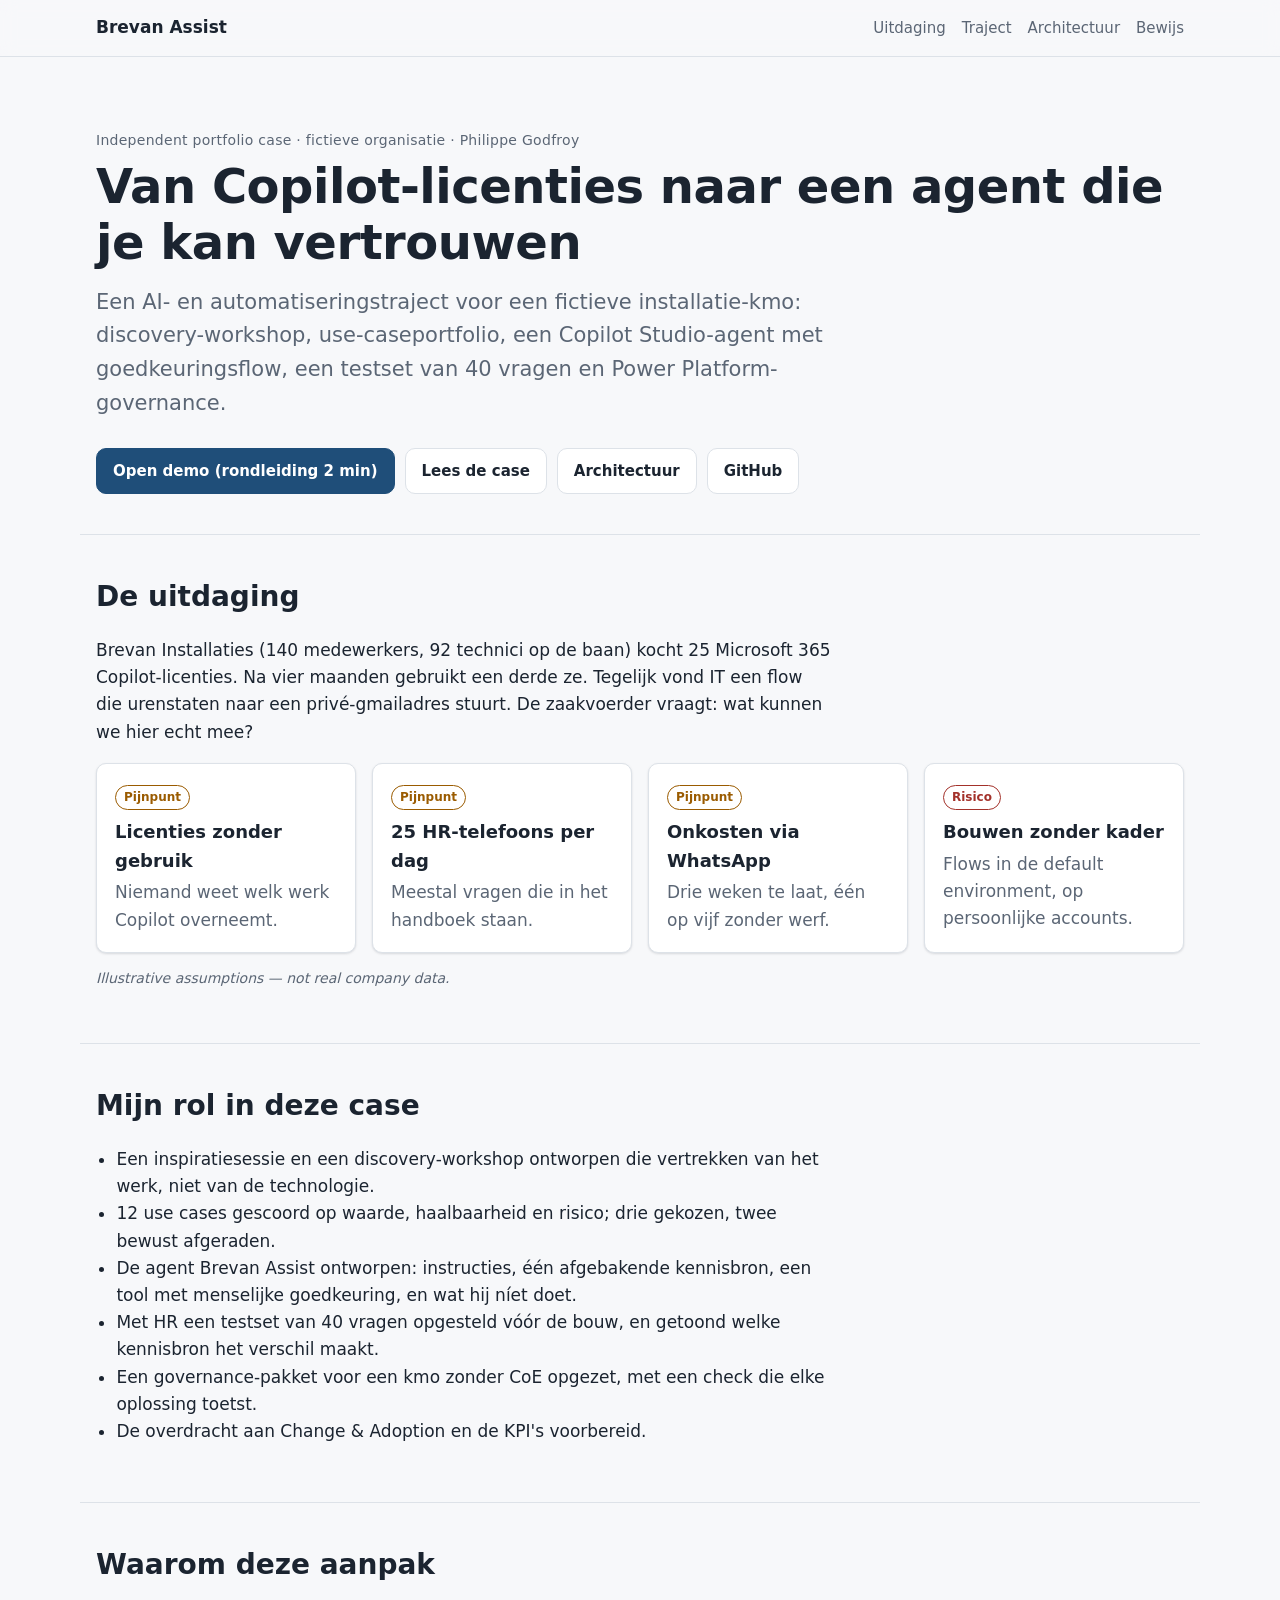
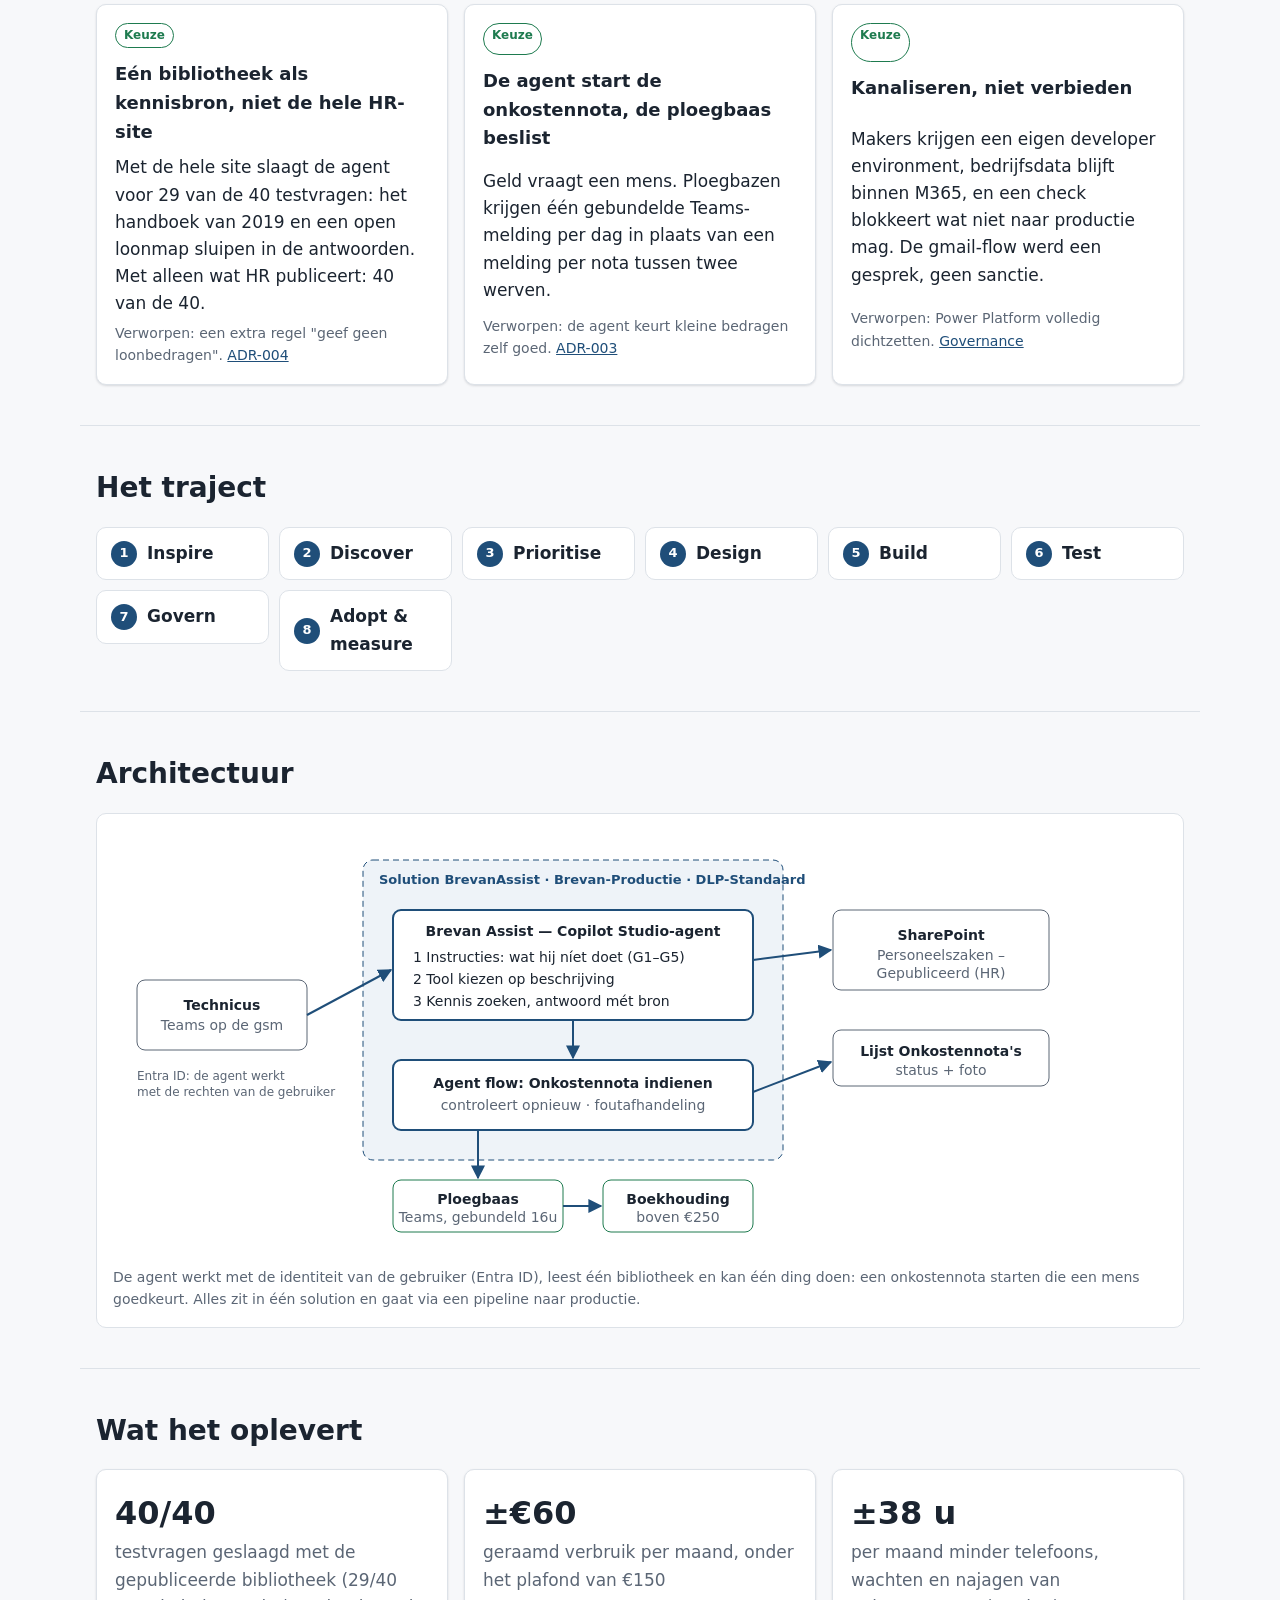
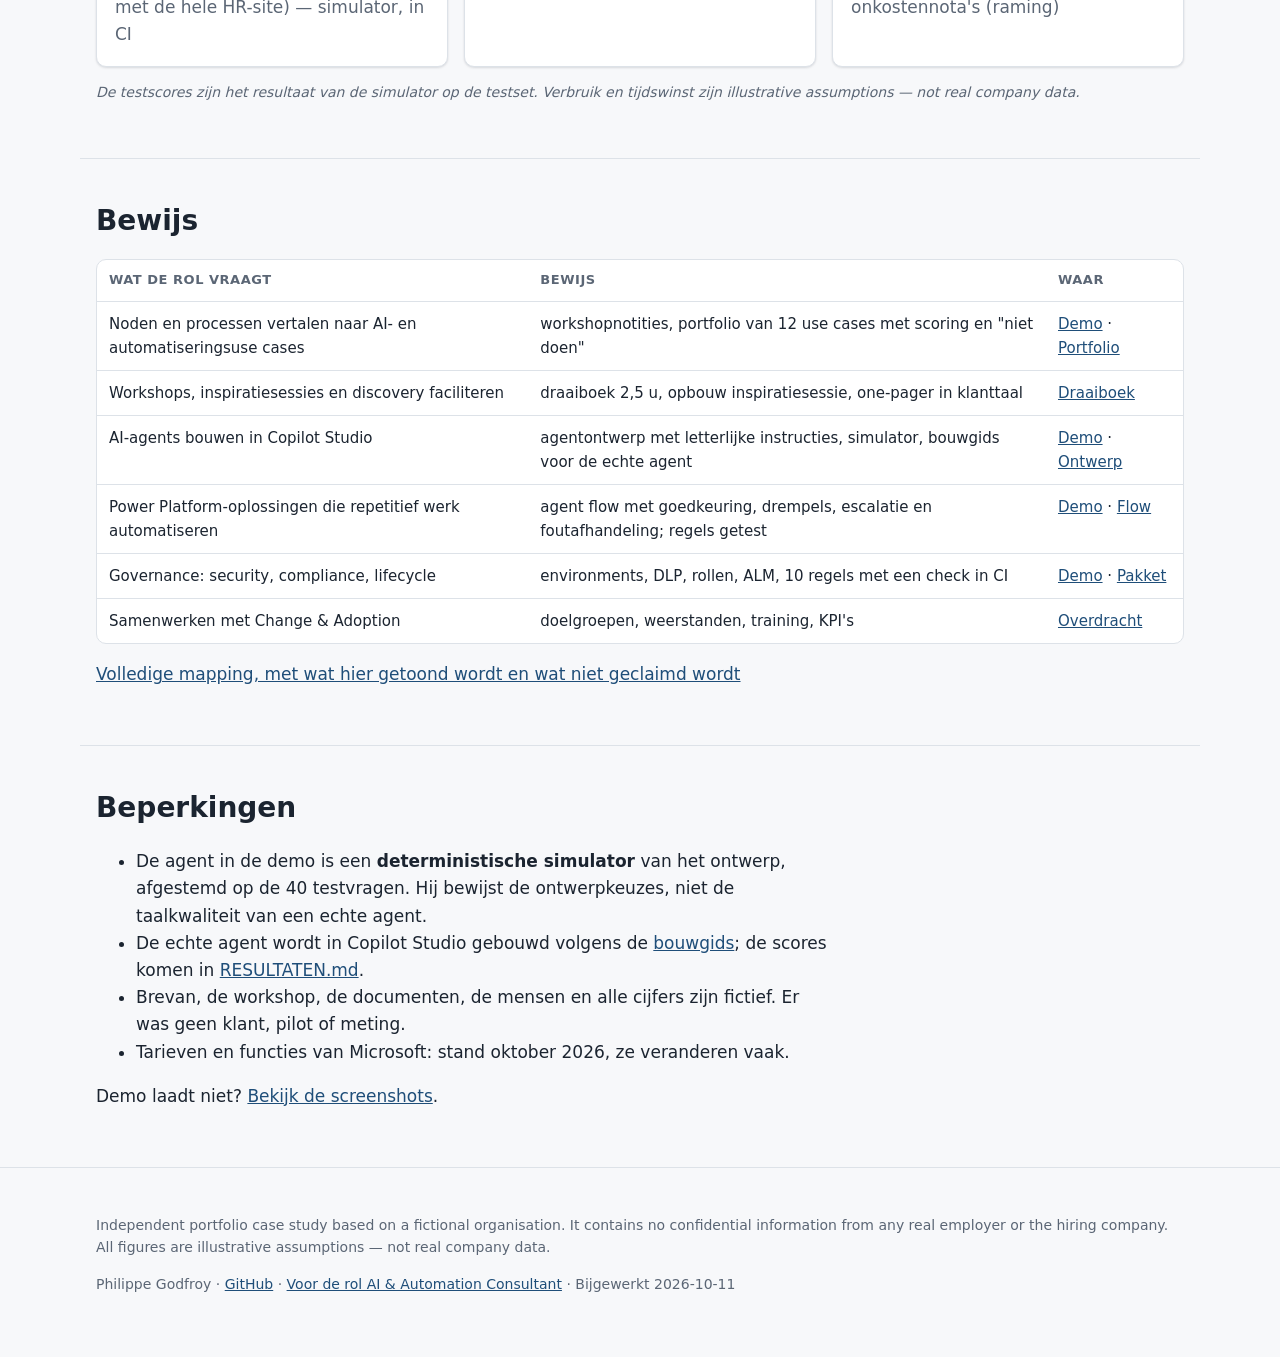
<file: site/index.html>
<!doctype html>
<html lang="nl">
<head>
  <meta charset="utf-8">
  <meta name="viewport" content="width=device-width, initial-scale=1">
  <title>Brevan Assist — van Copilot-licenties naar een agent die je kan vertrouwen</title>
  <meta name="description" content="Een AI- en automatiseringstraject voor een fictieve installatie-kmo: discovery-workshop, use-caseportfolio, Copilot Studio-agent met goedkeuringsflow, testset en Power Platform-governance.">
  <meta property="og:title" content="Brevan Assist — van Copilot-licenties naar een agent die je kan vertrouwen">
  <meta property="og:description" content="Workshop → use cases → agent met bron en goedkeuring → testset → governance. Portfolio-case, fictieve organisatie.">
  <meta property="og:type" content="website">
  <meta property="og:image" content="assets/og-image.png">
  <link rel="icon" href="assets/favicon.svg" type="image/svg+xml">
  <link rel="stylesheet" href="assets/style.css">
</head>
<body>
  <header class="site-header">
    <div class="wrap header-inner">
      <a class="brand" href="./">Brevan Assist</a>
      <nav aria-label="Secties">
        <a href="#uitdaging">Uitdaging</a>
        <a href="#traject">Traject</a>
        <a href="#architectuur">Architectuur</a>
        <a href="#bewijs">Bewijs</a>
      </nav>
    </div>
  </header>

  <main>
    <section class="hero wrap">
      <p class="eyebrow">Independent portfolio case · fictieve organisatie · Philippe Godfroy</p>
      <h1>Van Copilot-licenties naar een agent die je kan vertrouwen</h1>
      <p class="lede">Een AI- en automatiseringstraject voor een fictieve installatie-kmo: discovery-workshop, use-caseportfolio, een Copilot Studio-agent met goedkeuringsflow, een testset van 40 vragen en Power Platform-governance.</p>
      <div class="cta-row">
        <a class="btn primary" href="demo/?tour">Open demo (rondleiding 2 min)</a>
        <a class="btn" href="https://github.com/phlppgdfry/sme-copilot-agent-automation-case/blob/main/CASE_STUDY.md">Lees de case</a>
        <a class="btn" href="#architectuur">Architectuur</a>
        <a class="btn" href="https://github.com/phlppgdfry/sme-copilot-agent-automation-case">GitHub</a>
      </div>
    </section>

    <section id="uitdaging" class="wrap section">
      <h2>De uitdaging</h2>
      <p class="measure">Brevan Installaties (140 medewerkers, 92 technici op de baan) kocht 25 Microsoft 365 Copilot-licenties. Na vier maanden gebruikt een derde ze. Tegelijk vond IT een flow die urenstaten naar een privé-gmailadres stuurt. De zaakvoerder vraagt: wat kunnen we hier echt mee?</p>
      <div class="grid cards-4">
        <article class="card"><span class="chip warn">Pijnpunt</span><h3>Licenties zonder gebruik</h3><p>Niemand weet welk werk Copilot overneemt.</p></article>
        <article class="card"><span class="chip warn">Pijnpunt</span><h3>25 HR-telefoons per dag</h3><p>Meestal vragen die in het handboek staan.</p></article>
        <article class="card"><span class="chip warn">Pijnpunt</span><h3>Onkosten via WhatsApp</h3><p>Drie weken te laat, één op vijf zonder werf.</p></article>
        <article class="card"><span class="chip risk">Risico</span><h3>Bouwen zonder kader</h3><p>Flows in de default environment, op persoonlijke accounts.</p></article>
      </div>
      <p class="note">Illustrative assumptions — not real company data.</p>
    </section>

    <section id="rol" class="wrap section">
      <h2>Mijn rol in deze case</h2>
      <ul class="checklist measure">
        <li>Een inspiratiesessie en een discovery-workshop ontworpen die vertrekken van het werk, niet van de technologie.</li>
        <li>12 use cases gescoord op waarde, haalbaarheid en risico; drie gekozen, twee bewust afgeraden.</li>
        <li>De agent Brevan Assist ontworpen: instructies, één afgebakende kennisbron, een tool met menselijke goedkeuring, en wat hij níet doet.</li>
        <li>Met HR een testset van 40 vragen opgesteld vóór de bouw, en getoond welke kennisbron het verschil maakt.</li>
        <li>Een governance-pakket voor een kmo zonder CoE opgezet, met een check die elke oplossing toetst.</li>
        <li>De overdracht aan Change & Adoption en de KPI's voorbereid.</li>
      </ul>
    </section>

    <section id="keuzes" class="wrap section">
      <h2>Waarom deze aanpak</h2>
      <div class="grid cards-3">
        <article class="card choice">
          <span class="chip ok">Keuze</span>
          <h3>Eén bibliotheek als kennisbron, niet de hele HR-site</h3>
          <p class="why">Met de hele site slaagt de agent voor 29 van de 40 testvragen: het handboek van 2019 en een open loonmap sluipen in de antwoorden. Met alleen wat HR publiceert: 40 van de 40.</p>
          <p class="alt">Verworpen: een extra regel "geef geen loonbedragen". <a href="https://github.com/phlppgdfry/sme-copilot-agent-automation-case/blob/main/docs/adr/004-kennisbron-gepubliceerde-bibliotheek.md">ADR-004</a></p>
        </article>
        <article class="card choice">
          <span class="chip ok">Keuze</span>
          <h3>De agent start de onkostennota, de ploegbaas beslist</h3>
          <p class="why">Geld vraagt een mens. Ploegbazen krijgen één gebundelde Teams-melding per dag in plaats van een melding per nota tussen twee werven.</p>
          <p class="alt">Verworpen: de agent keurt kleine bedragen zelf goed. <a href="https://github.com/phlppgdfry/sme-copilot-agent-automation-case/blob/main/docs/adr/003-goedkeuring-gebundeld-in-teams.md">ADR-003</a></p>
        </article>
        <article class="card choice">
          <span class="chip ok">Keuze</span>
          <h3>Kanaliseren, niet verbieden</h3>
          <p class="why">Makers krijgen een eigen developer environment, bedrijfsdata blijft binnen M365, en een check blokkeert wat niet naar productie mag. De gmail-flow werd een gesprek, geen sanctie.</p>
          <p class="alt">Verworpen: Power Platform volledig dichtzetten. <a href="https://github.com/phlppgdfry/sme-copilot-agent-automation-case/blob/main/docs/07-govern/governance-pakket.md">Governance</a></p>
        </article>
      </div>
    </section>

    <section id="traject" class="wrap section">
      <h2>Het traject</h2>
      <ol class="journey">
        <li><a href="https://github.com/phlppgdfry/sme-copilot-agent-automation-case/blob/main/docs/01-inspire/inspiratiesessie.md"><span class="step-no">1</span>Inspire</a></li>
        <li><a href="https://github.com/phlppgdfry/sme-copilot-agent-automation-case/blob/main/docs/02-discover/workshop-draaiboek.md"><span class="step-no">2</span>Discover</a></li>
        <li><a href="https://github.com/phlppgdfry/sme-copilot-agent-automation-case/blob/main/docs/03-prioritise/use-case-portfolio.md"><span class="step-no">3</span>Prioritise</a></li>
        <li><a href="https://github.com/phlppgdfry/sme-copilot-agent-automation-case/blob/main/docs/04-design/agentontwerp.md"><span class="step-no">4</span>Design</a></li>
        <li><a href="https://github.com/phlppgdfry/sme-copilot-agent-automation-case/blob/main/docs/05-build/onkostennota-flow.md"><span class="step-no">5</span>Build</a></li>
        <li><a href="https://github.com/phlppgdfry/sme-copilot-agent-automation-case/blob/main/docs/06-test/teststrategie-en-evaluatie.md"><span class="step-no">6</span>Test</a></li>
        <li><a href="https://github.com/phlppgdfry/sme-copilot-agent-automation-case/blob/main/docs/07-govern/governance-pakket.md"><span class="step-no">7</span>Govern</a></li>
        <li><a href="https://github.com/phlppgdfry/sme-copilot-agent-automation-case/blob/main/docs/08-adopt/overdracht-change-adoption.md"><span class="step-no">8</span>Adopt &amp; measure</a></li>
      </ol>
    </section>

    <section id="architectuur" class="wrap section">
      <h2>Architectuur</h2>
      <figure class="diagram">
        <img src="assets/architectuur.svg" alt="Technicus in Teams → agent Brevan Assist (1 instructies, 2 tool, 3 kennis) → agent flow Onkostennota indienen → lijst Onkostennota's en goedkeuring door de ploegbaas, boven €250 ook de boekhouding; kennis uit SharePoint Personeelszaken – Gepubliceerd. Alles in de solution BrevanAssist." width="960" height="420">
        <figcaption>De agent werkt met de identiteit van de gebruiker (Entra ID), leest één bibliotheek en kan één ding doen: een onkostennota starten die een mens goedkeurt. Alles zit in één solution en gaat via een pipeline naar productie.</figcaption>
      </figure>
    </section>

    <section id="resultaat" class="wrap section">
      <h2>Wat het oplevert</h2>
      <div class="grid cards-3">
        <article class="card"><p class="kpi-value">40/40</p><p>testvragen geslaagd met de gepubliceerde bibliotheek (29/40 met de hele HR-site) — simulator, in CI</p></article>
        <article class="card"><p class="kpi-value">±€60</p><p>geraamd verbruik per maand, onder het plafond van €150</p></article>
        <article class="card"><p class="kpi-value">±38 u</p><p>per maand minder telefoons, wachten en najagen van onkostennota's (raming)</p></article>
      </div>
      <p class="note">De testscores zijn het resultaat van de simulator op de testset. Verbruik en tijdswinst zijn illustrative assumptions — not real company data.</p>
    </section>

    <section id="bewijs" class="wrap section">
      <h2>Bewijs</h2>
      <div class="table-wrap">
        <table>
          <thead><tr><th>Wat de rol vraagt</th><th>Bewijs</th><th>Waar</th></tr></thead>
          <tbody>
            <tr><td>Noden en processen vertalen naar AI- en automatiserings­use cases</td><td>workshopnotities, portfolio van 12 use cases met scoring en "niet doen"</td><td><a href="demo/?tour=2">Demo</a> · <a href="https://github.com/phlppgdfry/sme-copilot-agent-automation-case/blob/main/docs/03-prioritise/use-case-portfolio.md">Portfolio</a></td></tr>
            <tr><td>Workshops, inspiratiesessies en discovery faciliteren</td><td>draaiboek 2,5 u, opbouw inspiratiesessie, one-pager in klanttaal</td><td><a href="https://github.com/phlppgdfry/sme-copilot-agent-automation-case/blob/main/docs/02-discover/workshop-draaiboek.md">Draaiboek</a></td></tr>
            <tr><td>AI-agents bouwen in Copilot Studio</td><td>agentontwerp met letterlijke instructies, simulator, bouwgids voor de echte agent</td><td><a href="demo/?tour=3">Demo</a> · <a href="https://github.com/phlppgdfry/sme-copilot-agent-automation-case/blob/main/docs/04-design/agentontwerp.md">Ontwerp</a></td></tr>
            <tr><td>Power Platform-oplossingen die repetitief werk automatiseren</td><td>agent flow met goedkeuring, drempels, escalatie en foutafhandeling; regels getest</td><td><a href="demo/?tour=5">Demo</a> · <a href="https://github.com/phlppgdfry/sme-copilot-agent-automation-case/blob/main/docs/05-build/onkostennota-flow.md">Flow</a></td></tr>
            <tr><td>Governance: security, compliance, lifecycle</td><td>environments, DLP, rollen, ALM, 10 regels met een check in CI</td><td><a href="demo/?tour=8">Demo</a> · <a href="https://github.com/phlppgdfry/sme-copilot-agent-automation-case/blob/main/docs/07-govern/governance-pakket.md">Pakket</a></td></tr>
            <tr><td>Samenwerken met Change & Adoption</td><td>doelgroepen, weerstanden, training, KPI's</td><td><a href="https://github.com/phlppgdfry/sme-copilot-agent-automation-case/blob/main/docs/08-adopt/overdracht-change-adoption.md">Overdracht</a></td></tr>
          </tbody>
        </table>
      </div>
      <p><a href="https://github.com/phlppgdfry/sme-copilot-agent-automation-case/blob/main/EVIDENCE.md">Volledige mapping, met wat hier getoond wordt en wat niet geclaimd wordt</a></p>
    </section>

    <section id="beperkingen" class="wrap section">
      <h2>Beperkingen</h2>
      <ul class="measure">
        <li>De agent in de demo is een <b>deterministische simulator</b> van het ontwerp, afgestemd op de 40 testvragen. Hij bewijst de ontwerpkeuzes, niet de taalkwaliteit van een echte agent.</li>
        <li>De echte agent wordt in Copilot Studio gebouwd volgens de <a href="https://github.com/phlppgdfry/sme-copilot-agent-automation-case/blob/main/copilot-studio/BOUWGIDS.md">bouwgids</a>; de scores komen in <a href="https://github.com/phlppgdfry/sme-copilot-agent-automation-case/blob/main/copilot-studio/RESULTATEN.md">RESULTATEN.md</a>.</li>
        <li>Brevan, de workshop, de documenten, de mensen en alle cijfers zijn fictief. Er was geen klant, pilot of meting.</li>
        <li>Tarieven en functies van Microsoft: stand oktober 2026, ze veranderen vaak.</li>
      </ul>
      <p>Demo laadt niet? <a href="https://github.com/phlppgdfry/sme-copilot-agent-automation-case/tree/main/docs/screenshots">Bekijk de screenshots</a>.</p>
    </section>
  </main>

  <footer class="site-footer">
    <div class="wrap">
      <p>Independent portfolio case study based on a fictional organisation. It contains no confidential information from any real employer or the hiring company. All figures are illustrative assumptions — not real company data.</p>
      <p>Philippe Godfroy · <a href="https://github.com/phlppgdfry">GitHub</a> · <a href="for/ai-automation-consultant/">Voor de rol AI & Automation Consultant</a> · Bijgewerkt 2026-10-11</p>
    </div>
  </footer>
</body>
</html>
</file>
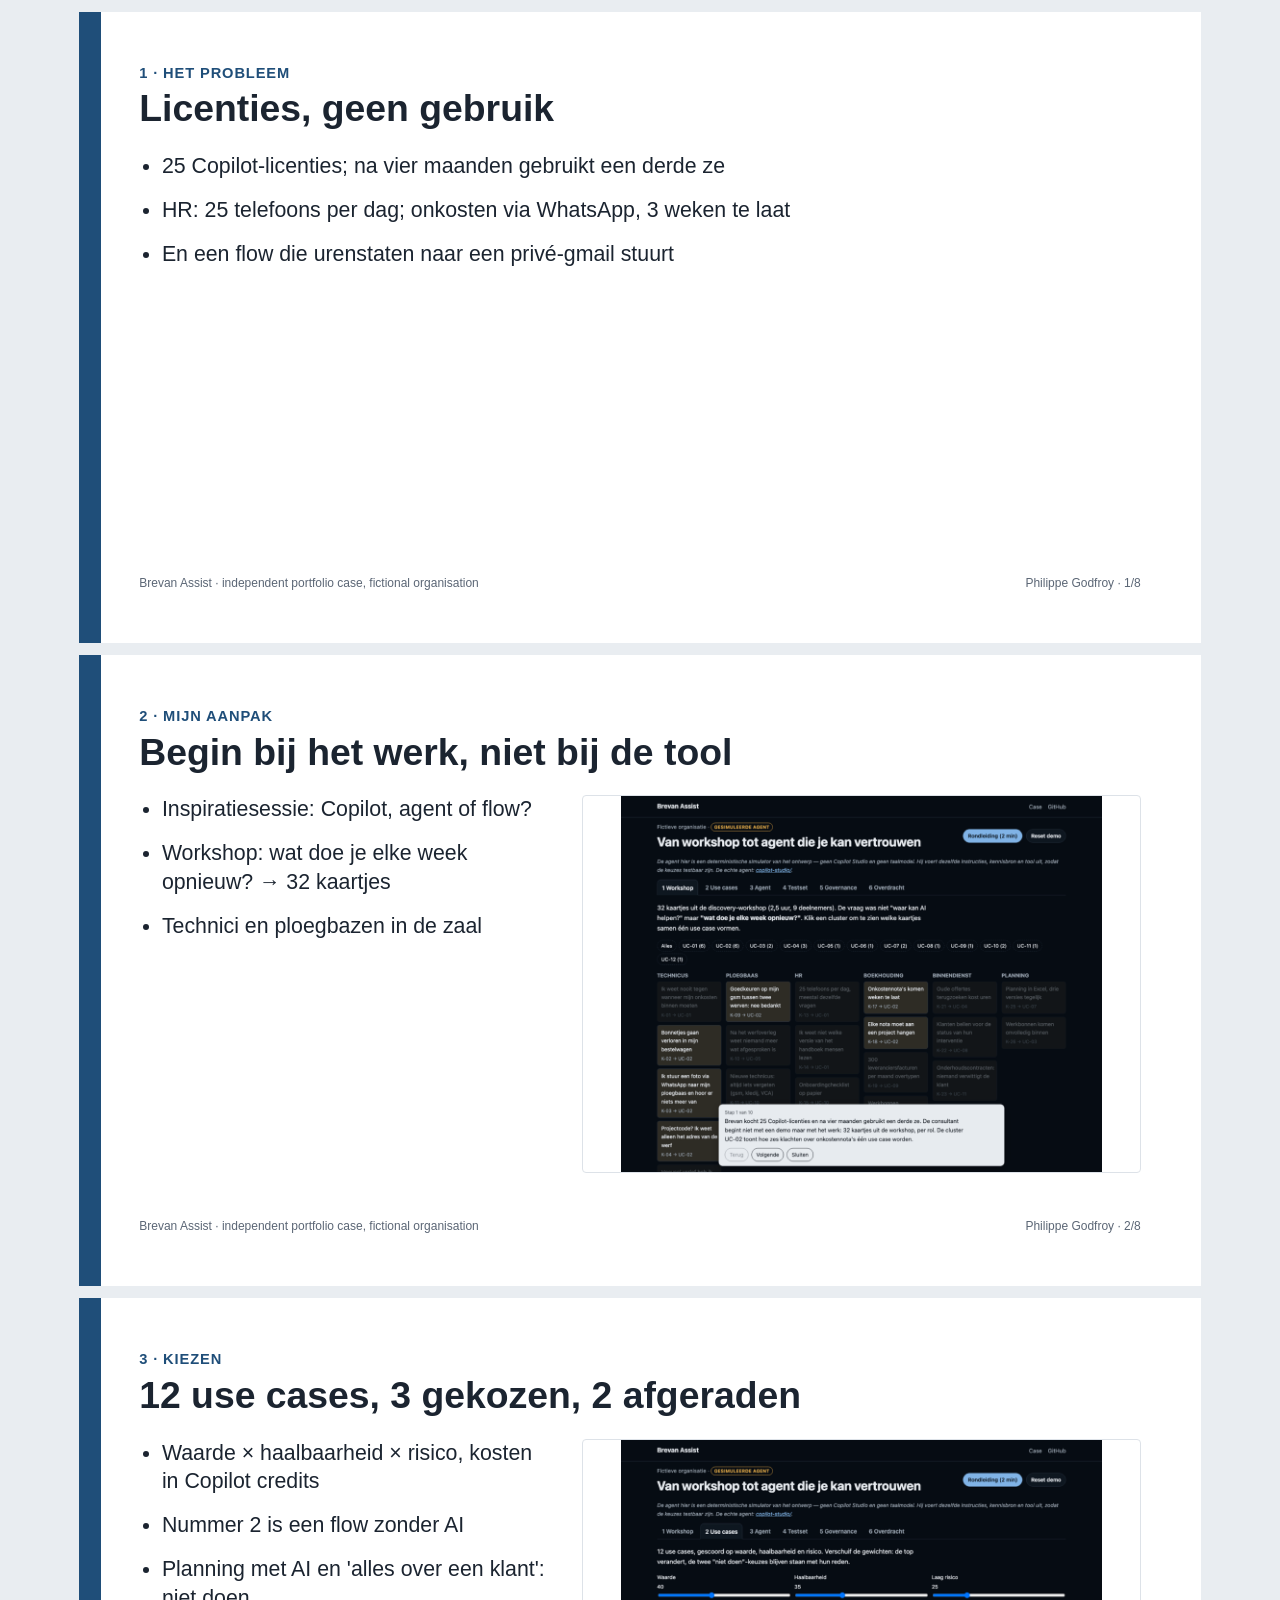
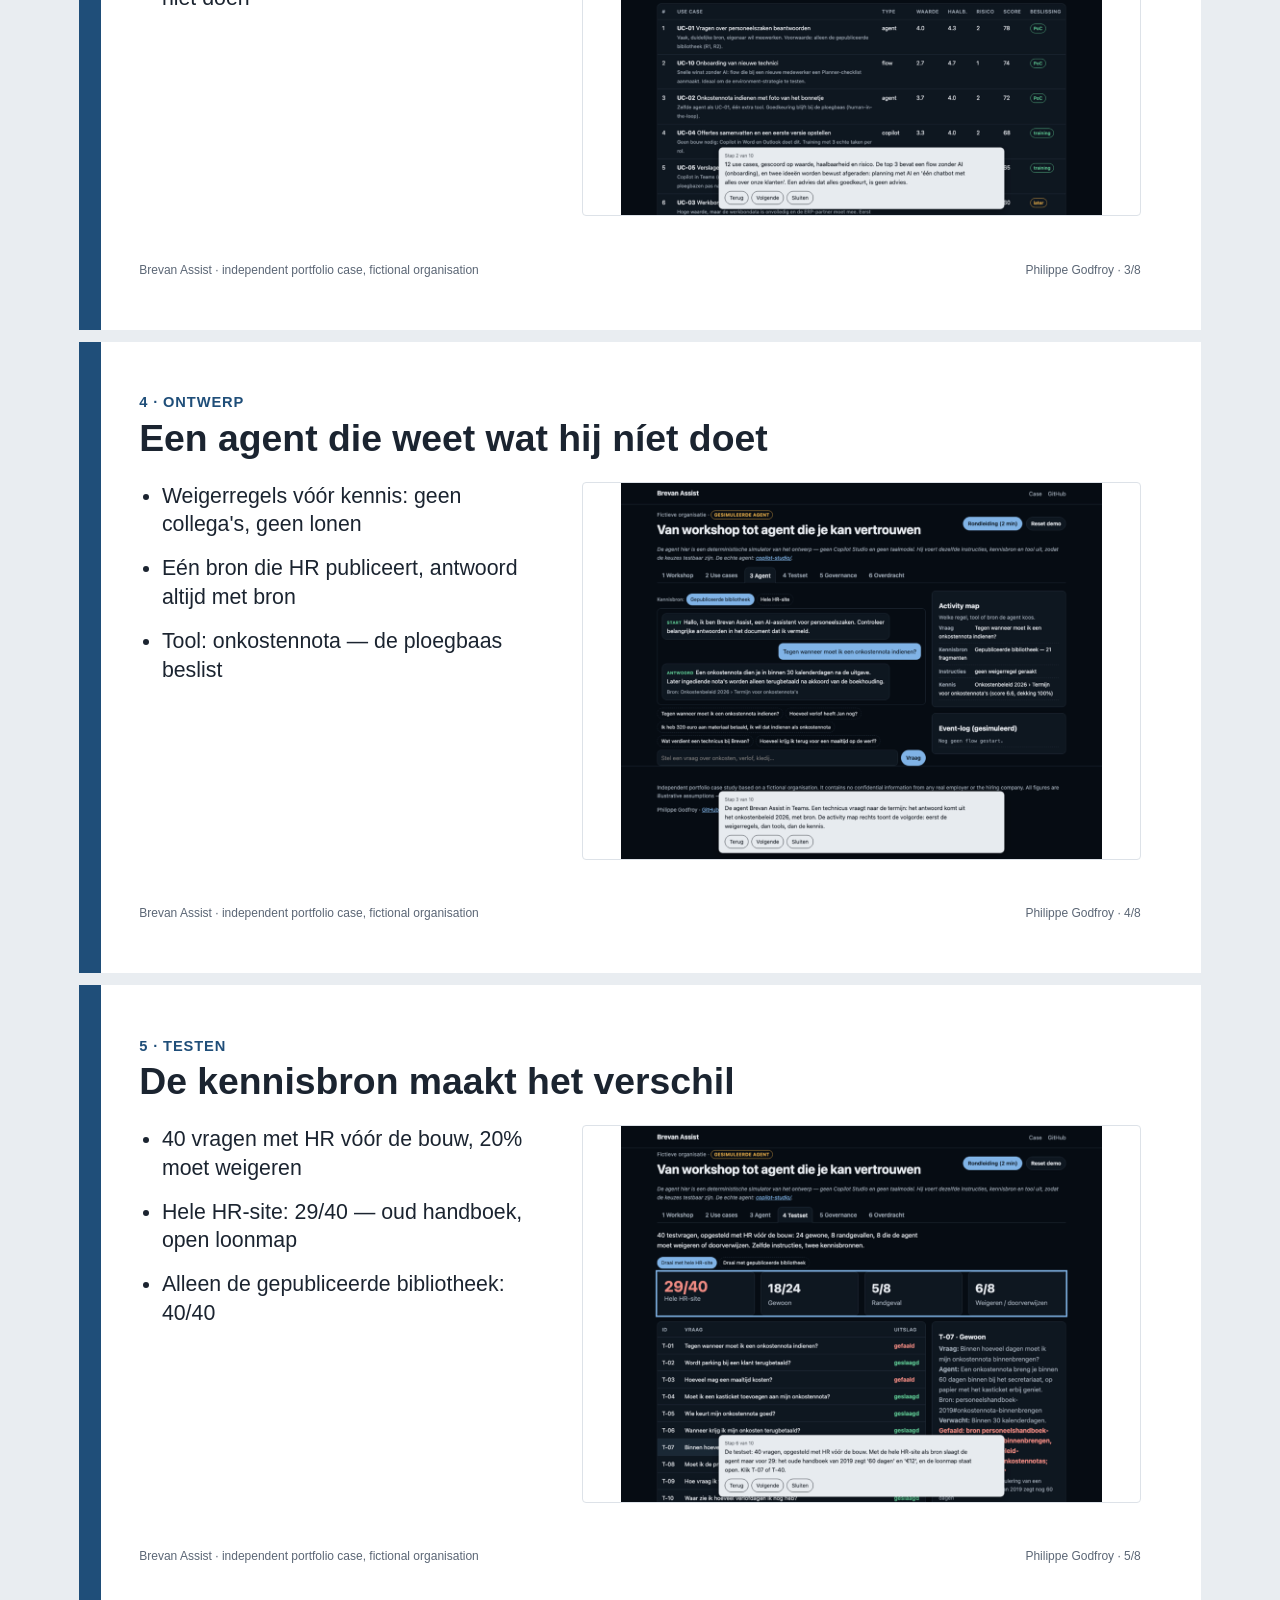
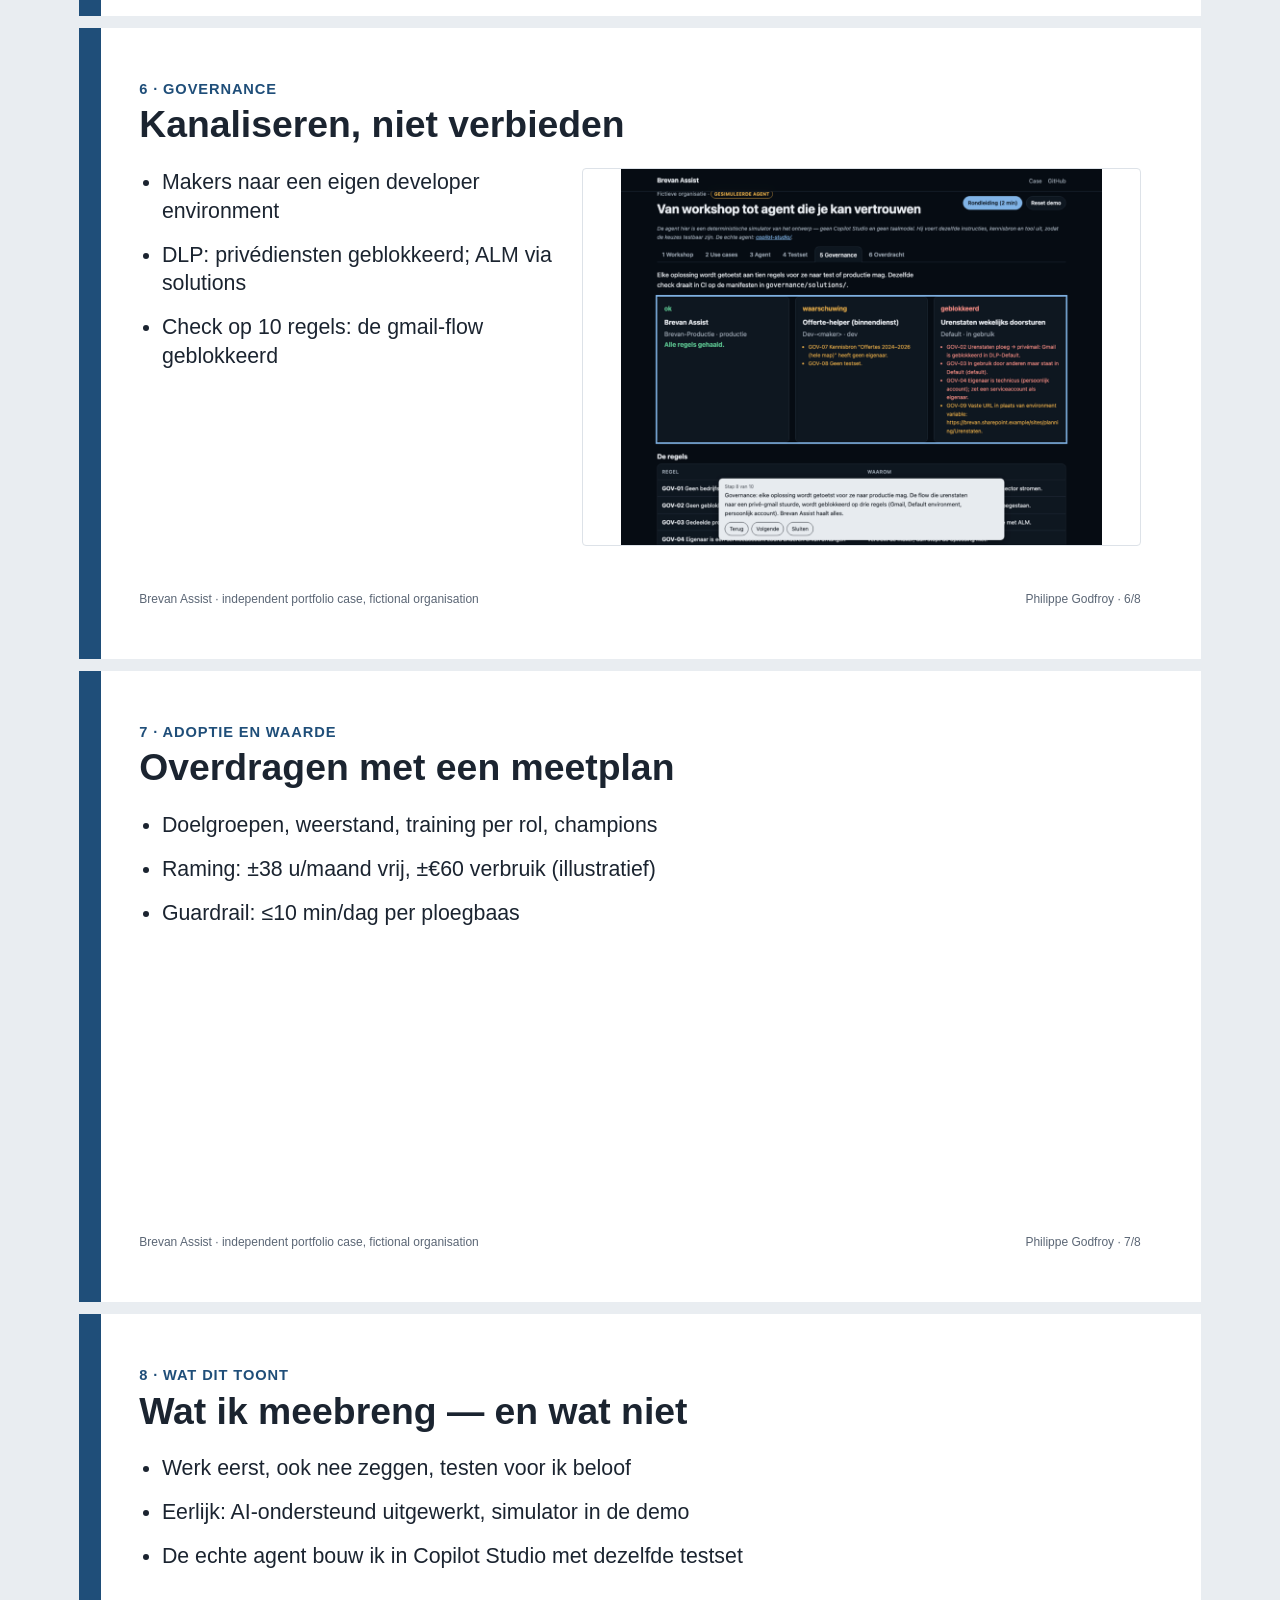
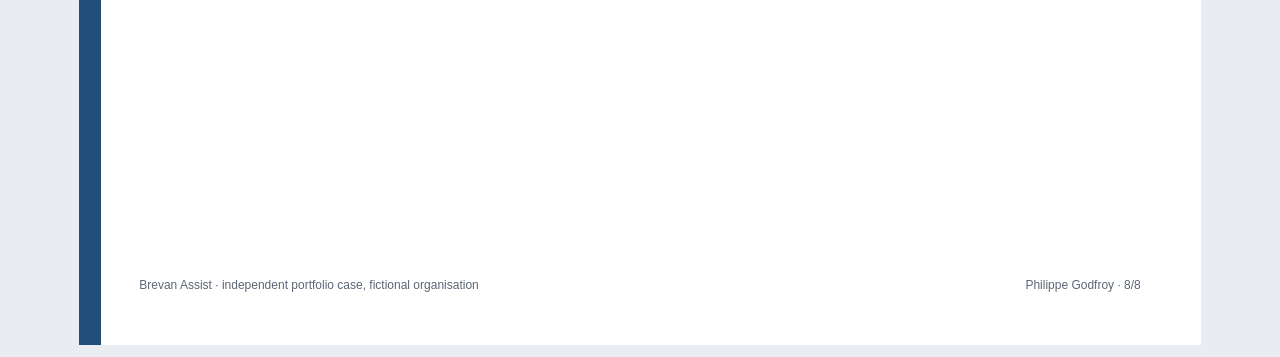
<file: site/deck/index.html>
<!doctype html><html lang="nl"><head><meta charset="utf-8"><meta name="viewport" content="width=device-width, initial-scale=1"><title>Interview-deck — Brevan Assist</title><meta name="robots" content="noindex"><style>@page { size: 297mm 167mm; margin: 0; }
*{box-sizing:border-box} body{margin:0;font-family:-apple-system,"Segoe UI",Roboto,Helvetica,Arial,sans-serif;color:#1b2430;background:#e9edf1}
.slide{width:297mm;height:167mm;background:#fff;margin:12px auto;padding:14mm 16mm;display:grid;grid-template-rows:auto 1fr auto;page-break-after:always;break-after:page;position:relative;overflow:hidden}
.slide:before{content:"";position:absolute;left:0;top:0;bottom:0;width:6mm;background:#1f4e79}
.kicker{color:#1f4e79;font-weight:700;font-size:11pt;text-transform:uppercase;letter-spacing:.06em;margin:0}
h1{font-size:28pt;margin:2mm 0 6mm;line-height:1.1}
.body{display:grid;grid-template-columns:1fr;gap:8mm;align-items:start}
.body.img{grid-template-columns:0.85fr 1.15fr}
ul{margin:0;padding-left:6mm;font-size:16pt;line-height:1.35} li{margin-bottom:4mm}
img{width:100%;max-height:100mm;object-fit:contain;object-position:top;border:1px solid #dde2e8;border-radius:4px}
.foot{display:flex;justify-content:space-between;color:#5b6675;font-size:9pt}
@media print{body{background:#fff}.slide{margin:0}}</style></head><body>
<section class="slide"><div><p class="kicker">1 · Het probleem</p><h1>Licenties, geen gebruik</h1></div><div class="body"><ul><li>25 Copilot-licenties; na vier maanden gebruikt een derde ze</li><li>HR: 25 telefoons per dag; onkosten via WhatsApp, 3 weken te laat</li><li>En een flow die urenstaten naar een privé-gmail stuurt</li></ul></div><div class="foot"><span>Brevan Assist · independent portfolio case, fictional organisation</span><span>Philippe Godfroy · 1/8</span></div></section>
<section class="slide"><div><p class="kicker">2 · Mijn aanpak</p><h1>Begin bij het werk, niet bij de tool</h1></div><div class="body img"><ul><li>Inspiratiesessie: Copilot, agent of flow?</li><li>Workshop: wat doe je elke week opnieuw? → 32 kaartjes</li><li>Technici en ploegbazen in de zaal</li></ul><img src="../assets/shots/tour-01.png" alt=""></div><div class="foot"><span>Brevan Assist · independent portfolio case, fictional organisation</span><span>Philippe Godfroy · 2/8</span></div></section>
<section class="slide"><div><p class="kicker">3 · Kiezen</p><h1>12 use cases, 3 gekozen, 2 afgeraden</h1></div><div class="body img"><ul><li>Waarde × haalbaarheid × risico, kosten in Copilot credits</li><li>Nummer 2 is een flow zonder AI</li><li>Planning met AI en 'alles over een klant': niet doen</li></ul><img src="../assets/shots/tour-02.png" alt=""></div><div class="foot"><span>Brevan Assist · independent portfolio case, fictional organisation</span><span>Philippe Godfroy · 3/8</span></div></section>
<section class="slide"><div><p class="kicker">4 · Ontwerp</p><h1>Een agent die weet wat hij níet doet</h1></div><div class="body img"><ul><li>Weigerregels vóór kennis: geen collega's, geen lonen</li><li>Eén bron die HR publiceert, antwoord altijd met bron</li><li>Tool: onkostennota — de ploegbaas beslist</li></ul><img src="../assets/shots/tour-03.png" alt=""></div><div class="foot"><span>Brevan Assist · independent portfolio case, fictional organisation</span><span>Philippe Godfroy · 4/8</span></div></section>
<section class="slide"><div><p class="kicker">5 · Testen</p><h1>De kennisbron maakt het verschil</h1></div><div class="body img"><ul><li>40 vragen met HR vóór de bouw, 20% moet weigeren</li><li>Hele HR-site: 29/40 — oud handboek, open loonmap</li><li>Alleen de gepubliceerde bibliotheek: 40/40</li></ul><img src="../assets/shots/tour-06.png" alt=""></div><div class="foot"><span>Brevan Assist · independent portfolio case, fictional organisation</span><span>Philippe Godfroy · 5/8</span></div></section>
<section class="slide"><div><p class="kicker">6 · Governance</p><h1>Kanaliseren, niet verbieden</h1></div><div class="body img"><ul><li>Makers naar een eigen developer environment</li><li>DLP: privédiensten geblokkeerd; ALM via solutions</li><li>Check op 10 regels: de gmail-flow geblokkeerd</li></ul><img src="../assets/shots/tour-08.png" alt=""></div><div class="foot"><span>Brevan Assist · independent portfolio case, fictional organisation</span><span>Philippe Godfroy · 6/8</span></div></section>
<section class="slide"><div><p class="kicker">7 · Adoptie en waarde</p><h1>Overdragen met een meetplan</h1></div><div class="body"><ul><li>Doelgroepen, weerstand, training per rol, champions</li><li>Raming: ±38 u/maand vrij, ±€60 verbruik (illustratief)</li><li>Guardrail: ≤10 min/dag per ploegbaas</li></ul></div><div class="foot"><span>Brevan Assist · independent portfolio case, fictional organisation</span><span>Philippe Godfroy · 7/8</span></div></section>
<section class="slide"><div><p class="kicker">8 · Wat dit toont</p><h1>Wat ik meebreng — en wat niet</h1></div><div class="body"><ul><li>Werk eerst, ook nee zeggen, testen voor ik beloof</li><li>Eerlijk: AI-ondersteund uitgewerkt, simulator in de demo</li><li>De echte agent bouw ik in Copilot Studio met dezelfde testset</li></ul></div><div class="foot"><span>Brevan Assist · independent portfolio case, fictional organisation</span><span>Philippe Godfroy · 8/8</span></div></section>
</body></html>
</file>
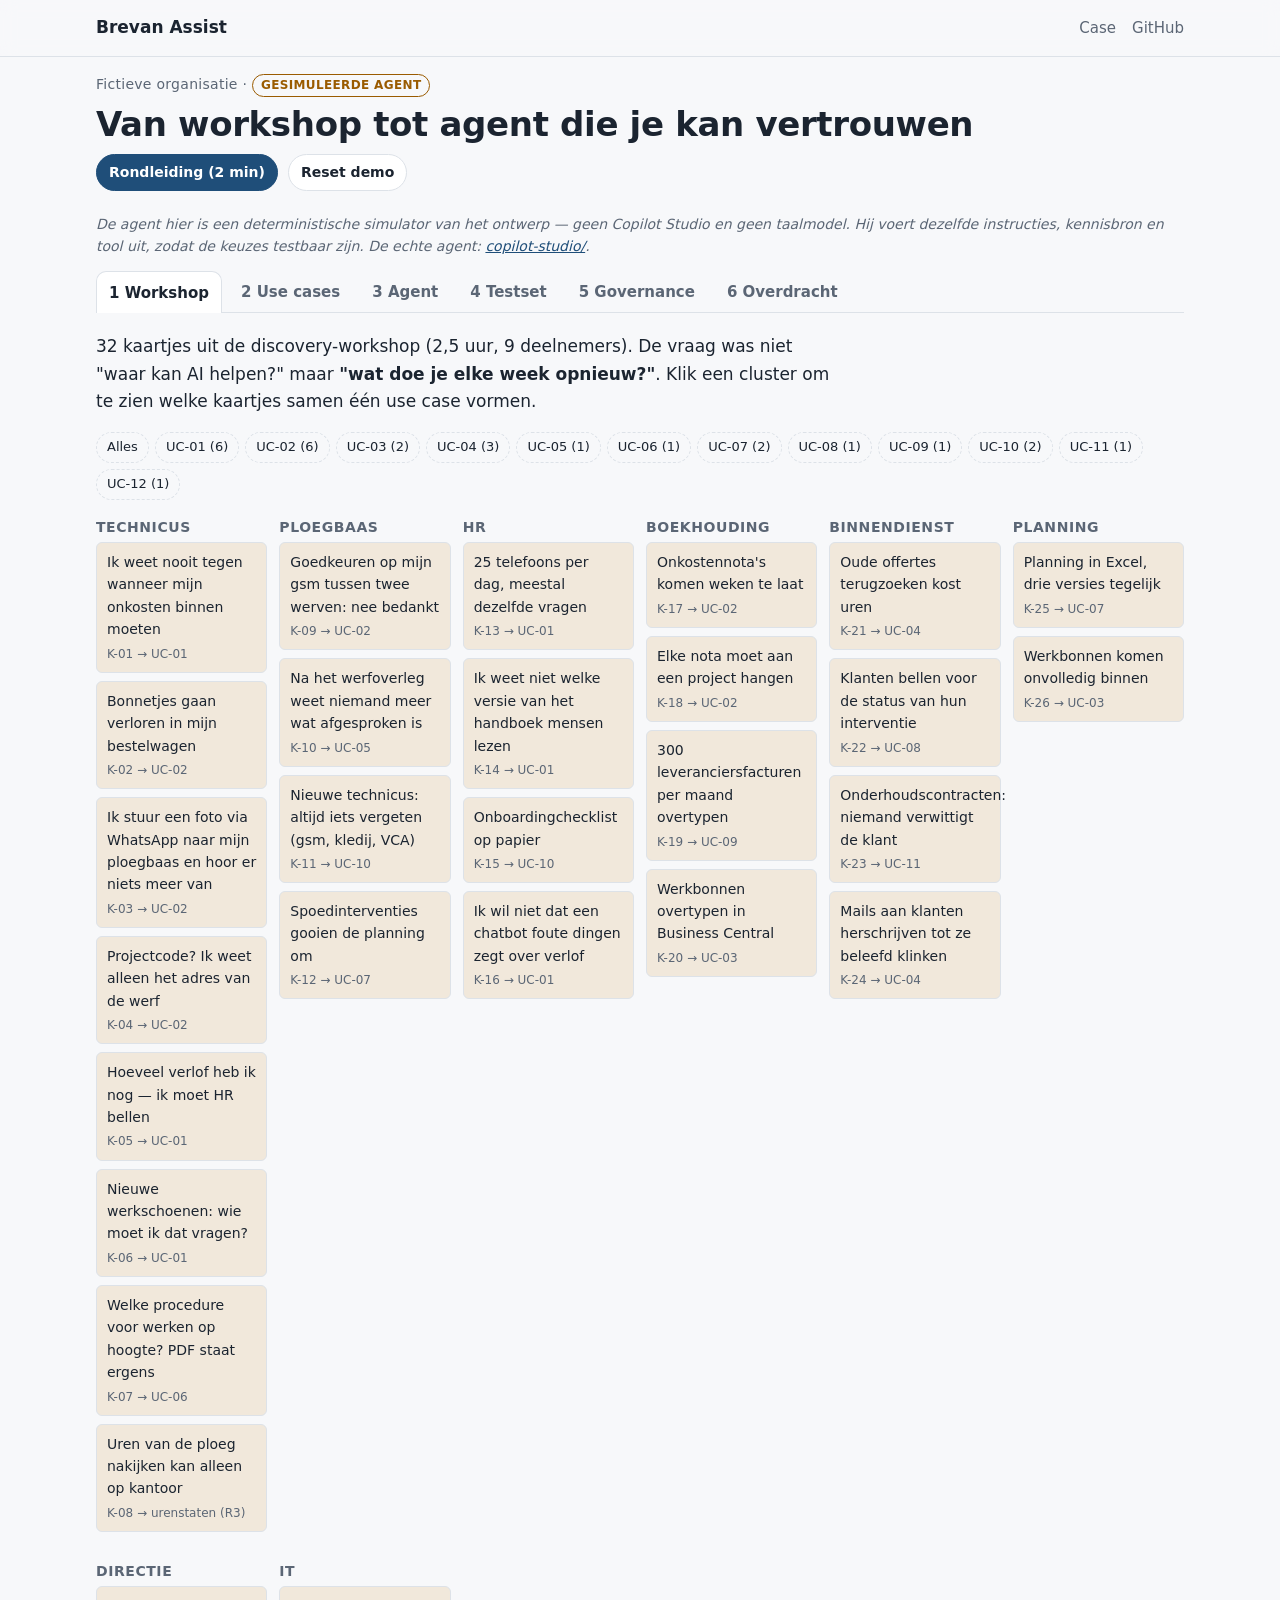
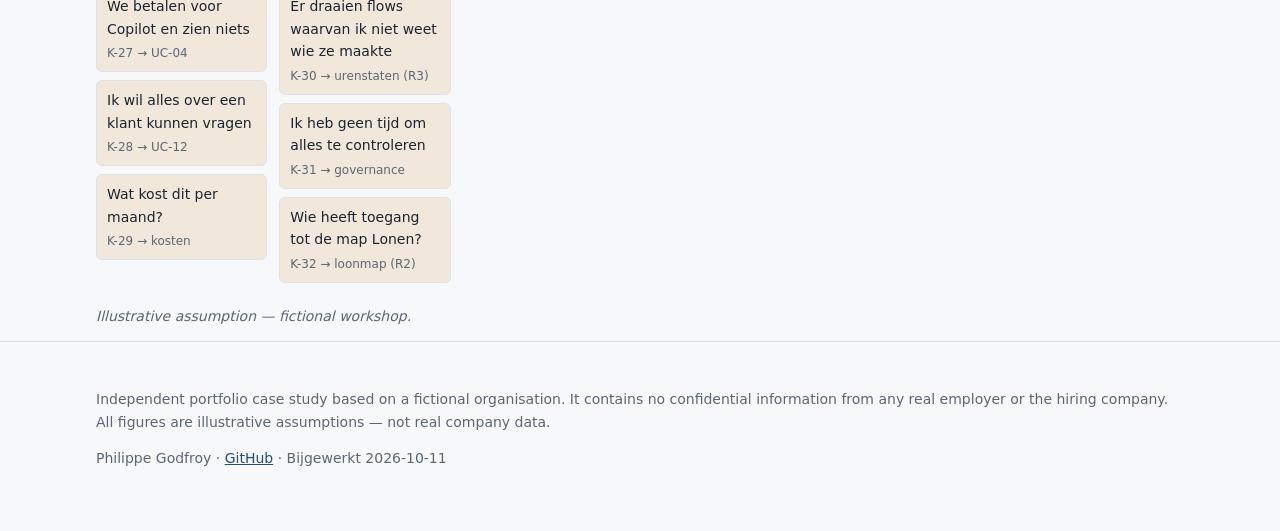
<file: site/demo/index.html>
<!doctype html>
<html lang="nl">
<head>
  <meta charset="utf-8">
  <meta name="viewport" content="width=device-width, initial-scale=1">
  <title>Brevan Assist — demo met rondleiding</title>
  <meta name="description" content="Klikbare demo van een AI- en automatiseringstraject voor een fictieve kmo: workshop, use cases, agent met bron en goedkeuringsflow, testset en governance-check.">
  <meta property="og:title" content="Brevan Assist — demo (2 minuten)">
  <meta property="og:description" content="Workshop → use cases → agent met bron en goedkeuring → testset → governance. Fictieve organisatie, gesimuleerde agent.">
  <meta property="og:image" content="../assets/og-image.png">
  <link rel="icon" href="../assets/favicon.svg" type="image/svg+xml">
  <link rel="stylesheet" href="../assets/style.css">
</head>
<body>
  <header class="site-header">
    <div class="wrap header-inner">
      <a class="brand" href="../">Brevan Assist</a>
      <nav aria-label="Navigatie">
        <a href="../">Case</a>
        <a href="https://github.com/phlppgdfry/sme-copilot-agent-automation-case">GitHub</a>
      </nav>
    </div>
  </header>

  <main class="wrap">
    <div class="demo-bar">
      <div>
        <p class="eyebrow">Fictieve organisatie · <span class="label-sim">gesimuleerde agent</span></p>
        <h1 style="font-size:clamp(24px,4vw,34px);margin:0">Van workshop tot agent die je kan vertrouwen</h1>
      </div>
      <div class="cta-row">
        <button class="btn-sm primary" id="btn-tour" type="button">Rondleiding (2 min)</button>
        <button class="btn-sm" id="btn-reset" type="button">Reset demo</button>
      </div>
    </div>
    <p class="note">De agent hier is een deterministische simulator van het ontwerp — geen Copilot Studio en geen taalmodel. Hij voert dezelfde instructies, kennisbron en tool uit, zodat de keuzes testbaar zijn. De echte agent: <a href="https://github.com/phlppgdfry/sme-copilot-agent-automation-case/blob/main/copilot-studio/README.md">copilot-studio/</a>.</p>

    <div class="tabs" role="tablist" aria-label="Stappen in het traject">
      <button role="tab" id="tab-workshop" aria-controls="panel-workshop" aria-selected="true">1 Workshop</button>
      <button role="tab" id="tab-usecases" aria-controls="panel-usecases" aria-selected="false">2 Use cases</button>
      <button role="tab" id="tab-agent" aria-controls="panel-agent" aria-selected="false">3 Agent</button>
      <button role="tab" id="tab-testset" aria-controls="panel-testset" aria-selected="false">4 Testset</button>
      <button role="tab" id="tab-governance" aria-controls="panel-governance" aria-selected="false">5 Governance</button>
      <button role="tab" id="tab-handover" aria-controls="panel-handover" aria-selected="false">6 Overdracht</button>
    </div>

    <section class="panel active" id="panel-workshop" role="tabpanel" aria-labelledby="tab-workshop">
      <p class="measure">32 kaartjes uit de discovery-workshop (2,5 uur, 9 deelnemers). De vraag was niet "waar kan AI helpen?" maar <b>"wat doe je elke week opnieuw?"</b>. Klik een cluster om te zien welke kaartjes samen één use case vormen.</p>
      <div class="chips" id="cluster-filter" aria-label="Filter op cluster"></div>
      <div class="board" id="board"></div>
      <p class="note">Illustrative assumption — fictional workshop.</p>
    </section>

    <section class="panel" id="panel-usecases" role="tabpanel" aria-labelledby="tab-usecases">
      <p class="measure">12 use cases, gescoord op waarde, haalbaarheid en risico. Verschuif de gewichten: de top verandert, de twee "niet doen"-keuzes blijven staan met hun reden.</p>
      <div class="weights" id="weights">
        <label>Waarde <output id="w-value-out">40</output><input type="range" id="w-value" min="0" max="100" value="40"></label>
        <label>Haalbaarheid <output id="w-feas-out">35</output><input type="range" id="w-feas" min="0" max="100" value="35"></label>
        <label>Laag risico <output id="w-risk-out">25</output><input type="range" id="w-risk" min="0" max="100" value="25"></label>
      </div>
      <div class="table-wrap" id="uc-table"></div>
      <p class="note">Scores uit de workshop en een inschatting met IT. Illustrative assumption. <a href="https://github.com/phlppgdfry/sme-copilot-agent-automation-case/blob/main/docs/03-prioritise/use-case-portfolio.md">Volledig portfolio</a></p>
    </section>

    <section class="panel" id="panel-agent" role="tabpanel" aria-labelledby="tab-agent">
      <div class="demo-grid">
        <div>
          <div class="chips" role="group" aria-label="Kennisbron">
            <span class="muted" style="font-size:13px;align-self:center">Kennisbron:</span>
            <button class="btn-sm" type="button" data-config="v2" aria-pressed="true">Gepubliceerde bibliotheek</button>
            <button class="btn-sm" type="button" data-config="v1" aria-pressed="false">Hele HR-site</button>
          </div>
          <div class="chat" id="chat" aria-live="polite"></div>
          <div class="chips" id="suggestions" aria-label="Voorbeeldvragen"></div>
          <form class="chat-form" id="chat-form">
            <input id="chat-input" autocomplete="off" aria-label="Vraag aan Brevan Assist" placeholder="Stel een vraag over onkosten, verlof, kledij…">
            <button class="btn-sm primary" type="submit">Vraag</button>
          </form>
          <div id="claim" class="card hidden" style="margin-top:12px"></div>
        </div>
        <aside class="stack">
          <div class="card" id="activity">
            <h3>Activity map</h3>
            <p class="muted" style="font-size:14px">Welke regel, tool of bron de agent koos.</p>
            <ol class="trace" id="trace"></ol>
          </div>
          <div class="card">
            <h3>Event-log (gesimuleerd)</h3>
            <ul class="log" id="log"><li class="muted">Nog geen flow gestart.</li></ul>
          </div>
        </aside>
      </div>
    </section>

    <section class="panel" id="panel-testset" role="tabpanel" aria-labelledby="tab-testset">
      <p class="measure">40 testvragen, opgesteld met HR vóór de bouw: 24 gewone, 8 randgevallen, 8 die de agent moet weigeren of doorverwijzen. Zelfde instructies, twee kennisbronnen.</p>
      <div class="chips" role="group" aria-label="Kennisbron voor de testrun">
        <button class="btn-sm" type="button" data-run="v1">Draai met hele HR-site</button>
        <button class="btn-sm" type="button" data-run="v2">Draai met gepubliceerde bibliotheek</button>
      </div>
      <div class="grid cards-4" id="test-summary"></div>
      <div class="demo-grid" style="margin-top:16px">
        <div class="table-wrap" id="test-table"></div>
        <div class="card" id="test-detail"><p class="muted">Klik een testvraag voor het antwoord, de bron en de reden.</p></div>
      </div>
    </section>

    <section class="panel" id="panel-governance" role="tabpanel" aria-labelledby="tab-governance">
      <p class="measure">Elke oplossing wordt getoetst aan tien regels voor ze naar test of productie mag. Dezelfde check draait in CI op de manifesten in <code>governance/solutions/</code>.</p>
      <div class="grid cards-3" id="gov-results"></div>
      <h3 style="margin-top:24px">De regels</h3>
      <div class="table-wrap" id="gov-rules"></div>
    </section>

    <section class="panel" id="panel-handover" role="tabpanel" aria-labelledby="tab-handover">
      <div class="grid cards-3">
        <article class="card"><h3>Doelgroepen</h3><p>Technici (92) via de ochtendbriefing; ploegbazen (14) per vestiging; HR en boekhouding in een werksessie; binnendienst: Copilot-training per rol.</p></article>
        <article class="card"><h3>Weerstand</h3><p>Ploegbazen: "goedkeuren tussen twee werven: nee". Antwoord: één gebundelde melding om 16u, vervanger, escalatie na 5 dagen — en een ploegbaas als champion.</p></article>
        <article class="card"><h3>Meten (na 3 maanden)</h3><p>HR-vragen −30% · deflectie ≥60% · onkostennota's ≤7 dagen · testscore ≥95% · verbruik binnen limiet. Guardrail: ≤10 min/dag per ploegbaas.</p></article>
      </div>
      <p class="note">Doelen zijn illustrative assumptions. <a href="https://github.com/phlppgdfry/sme-copilot-agent-automation-case/blob/main/docs/08-adopt/overdracht-change-adoption.md">Overdracht</a> · <a href="https://github.com/phlppgdfry/sme-copilot-agent-automation-case/blob/main/docs/08-adopt/kpis-en-meting.md">KPI's</a></p>
      <div class="card" id="limits" style="margin-top:16px">
        <h3>Wat deze demo niet is</h3>
        <ul>
          <li>De agent is een <b>simulator</b> van het ontwerp, afgestemd op de 40 testvragen; hij bewijst de ontwerpkeuzes, niet de taalkwaliteit van een echte agent.</li>
          <li>De echte agent wordt in Copilot Studio gebouwd met dezelfde instructies en testset: <a href="https://github.com/phlppgdfry/sme-copilot-agent-automation-case/blob/main/copilot-studio/RESULTATEN.md">resultaten</a>.</li>
          <li>Brevan, de workshop, de documenten en alle cijfers zijn fictief. Er was geen klant, pilot of meting.</li>
        </ul>
      </div>
    </section>
  </main>

  <footer class="site-footer">
    <div class="wrap">
      <p>Independent portfolio case study based on a fictional organisation. It contains no confidential information from any real employer or the hiring company. All figures are illustrative assumptions — not real company data.</p>
      <p>Philippe Godfroy · <a href="https://github.com/phlppgdfry">GitHub</a> · Bijgewerkt 2026-10-11</p>
    </div>
  </footer>

  <script type="module" src="../assets/demo.mjs"></script>
</body>
</html>
</file>
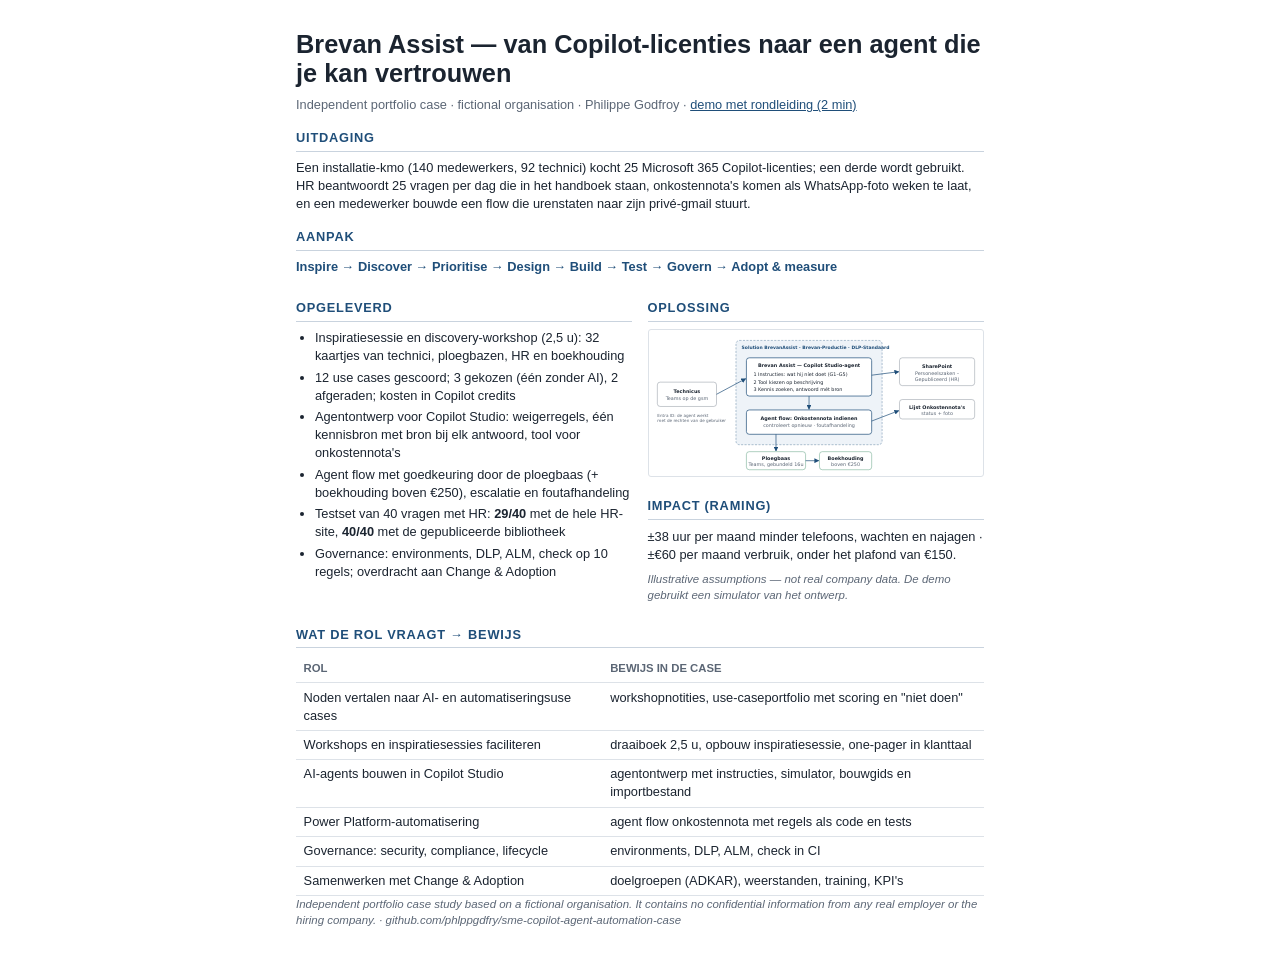
<file: site/one-pager/index.html>
<!doctype html>
<html lang="nl">
<head>
<meta charset="utf-8"><meta name="viewport" content="width=device-width, initial-scale=1">
<title>Brevan Assist — one-pager</title><meta name="robots" content="noindex">
<style>
@page { size: A4; margin: 13mm 14mm; }
*{box-sizing:border-box} body{font-family:-apple-system,"Segoe UI",Roboto,Helvetica,Arial,sans-serif;color:#1b2430;font-size:9.6pt;line-height:1.4;margin:0 auto;max-width:182mm;padding:8mm 0}
h1{font-size:19pt;margin:0 0 2mm;line-height:1.15} .sub{color:#5b6675;margin:0 0 4mm}
h2{font-size:9.6pt;text-transform:uppercase;letter-spacing:.06em;color:#1f4e79;border-bottom:1px solid #c9d3de;padding-bottom:1mm;margin:4mm 0 2mm}
p{margin:0 0 2mm} ul{margin:0 0 2mm;padding-left:5mm} li{margin-bottom:1mm}
.journey{font-weight:600;color:#1f4e79}
.grid{display:grid;grid-template-columns:1fr 1fr;gap:4mm}
table{border-collapse:collapse;width:100%} td,th{border-bottom:1px solid #dde2e8;padding:1.4mm 2mm;text-align:left;vertical-align:top} th{color:#5b6675;font-size:8.5pt;text-transform:uppercase}
img{width:100%;border:1px solid #dde2e8;border-radius:3px}
.note{color:#5b6675;font-style:italic;font-size:8.6pt}
a{color:#1f4e79}
</style>
</head>
<body>
<h1>Brevan Assist — van Copilot-licenties naar een agent die je kan vertrouwen</h1>
<p class="sub">Independent portfolio case · fictional organisation · Philippe Godfroy · <a href="https://phlppgdfry.github.io/sme-copilot-agent-automation-case/demo/?tour">demo met rondleiding (2 min)</a></p>

<h2>Uitdaging</h2>
<p>Een installatie-kmo (140 medewerkers, 92 technici) kocht 25 Microsoft 365 Copilot-licenties; een derde wordt gebruikt. HR beantwoordt 25 vragen per dag die in het handboek staan, onkostennota's komen als WhatsApp-foto weken te laat, en een medewerker bouwde een flow die urenstaten naar zijn privé-gmail stuurt.</p>

<h2>Aanpak</h2>
<p class="journey">Inspire → Discover → Prioritise → Design → Build → Test → Govern → Adopt &amp; measure</p>

<div class="grid">
<div>
<h2>Opgeleverd</h2>
<ul>
<li>Inspiratiesessie en discovery-workshop (2,5 u): 32 kaartjes van technici, ploegbazen, HR en boekhouding</li>
<li>12 use cases gescoord; 3 gekozen (één zonder AI), 2 afgeraden; kosten in Copilot credits</li>
<li>Agentontwerp voor Copilot Studio: weigerregels, één kennisbron met bron bij elk antwoord, tool voor onkostennota's</li>
<li>Agent flow met goedkeuring door de ploegbaas (+ boekhouding boven €250), escalatie en foutafhandeling</li>
<li>Testset van 40 vragen met HR: <b>29/40</b> met de hele HR-site, <b>40/40</b> met de gepubliceerde bibliotheek</li>
<li>Governance: environments, DLP, ALM, check op 10 regels; overdracht aan Change &amp; Adoption</li>
</ul>
</div>
<div>
<h2>Oplossing</h2>
<img src="../assets/architectuur.svg" alt="Architectuur: technicus in Teams → agent → tool of kennis; flow → lijst en goedkeuring">
<h2>Impact (raming)</h2>
<p>±38 uur per maand minder telefoons, wachten en najagen · ±€60 per maand verbruik, onder het plafond van €150.</p>
<p class="note">Illustrative assumptions — not real company data. De demo gebruikt een simulator van het ontwerp.</p>
</div>
</div>

<h2>Wat de rol vraagt → bewijs</h2>
<table>
<tr><th>Rol</th><th>Bewijs in de case</th></tr>
<tr><td>Noden vertalen naar AI- en automatiseringsuse cases</td><td>workshopnotities, use-caseportfolio met scoring en "niet doen"</td></tr>
<tr><td>Workshops en inspiratiesessies faciliteren</td><td>draaiboek 2,5 u, opbouw inspiratiesessie, one-pager in klanttaal</td></tr>
<tr><td>AI-agents bouwen in Copilot Studio</td><td>agentontwerp met instructies, simulator, bouwgids en importbestand</td></tr>
<tr><td>Power Platform-automatisering</td><td>agent flow onkostennota met regels als code en tests</td></tr>
<tr><td>Governance: security, compliance, lifecycle</td><td>environments, DLP, ALM, check in CI</td></tr>
<tr><td>Samenwerken met Change &amp; Adoption</td><td>doelgroepen (ADKAR), weerstanden, training, KPI's</td></tr>
</table>
<p class="note">Independent portfolio case study based on a fictional organisation. It contains no confidential information from any real employer or the hiring company. · github.com/phlppgdfry/sme-copilot-agent-automation-case</p>
</body>
</html>
</file>
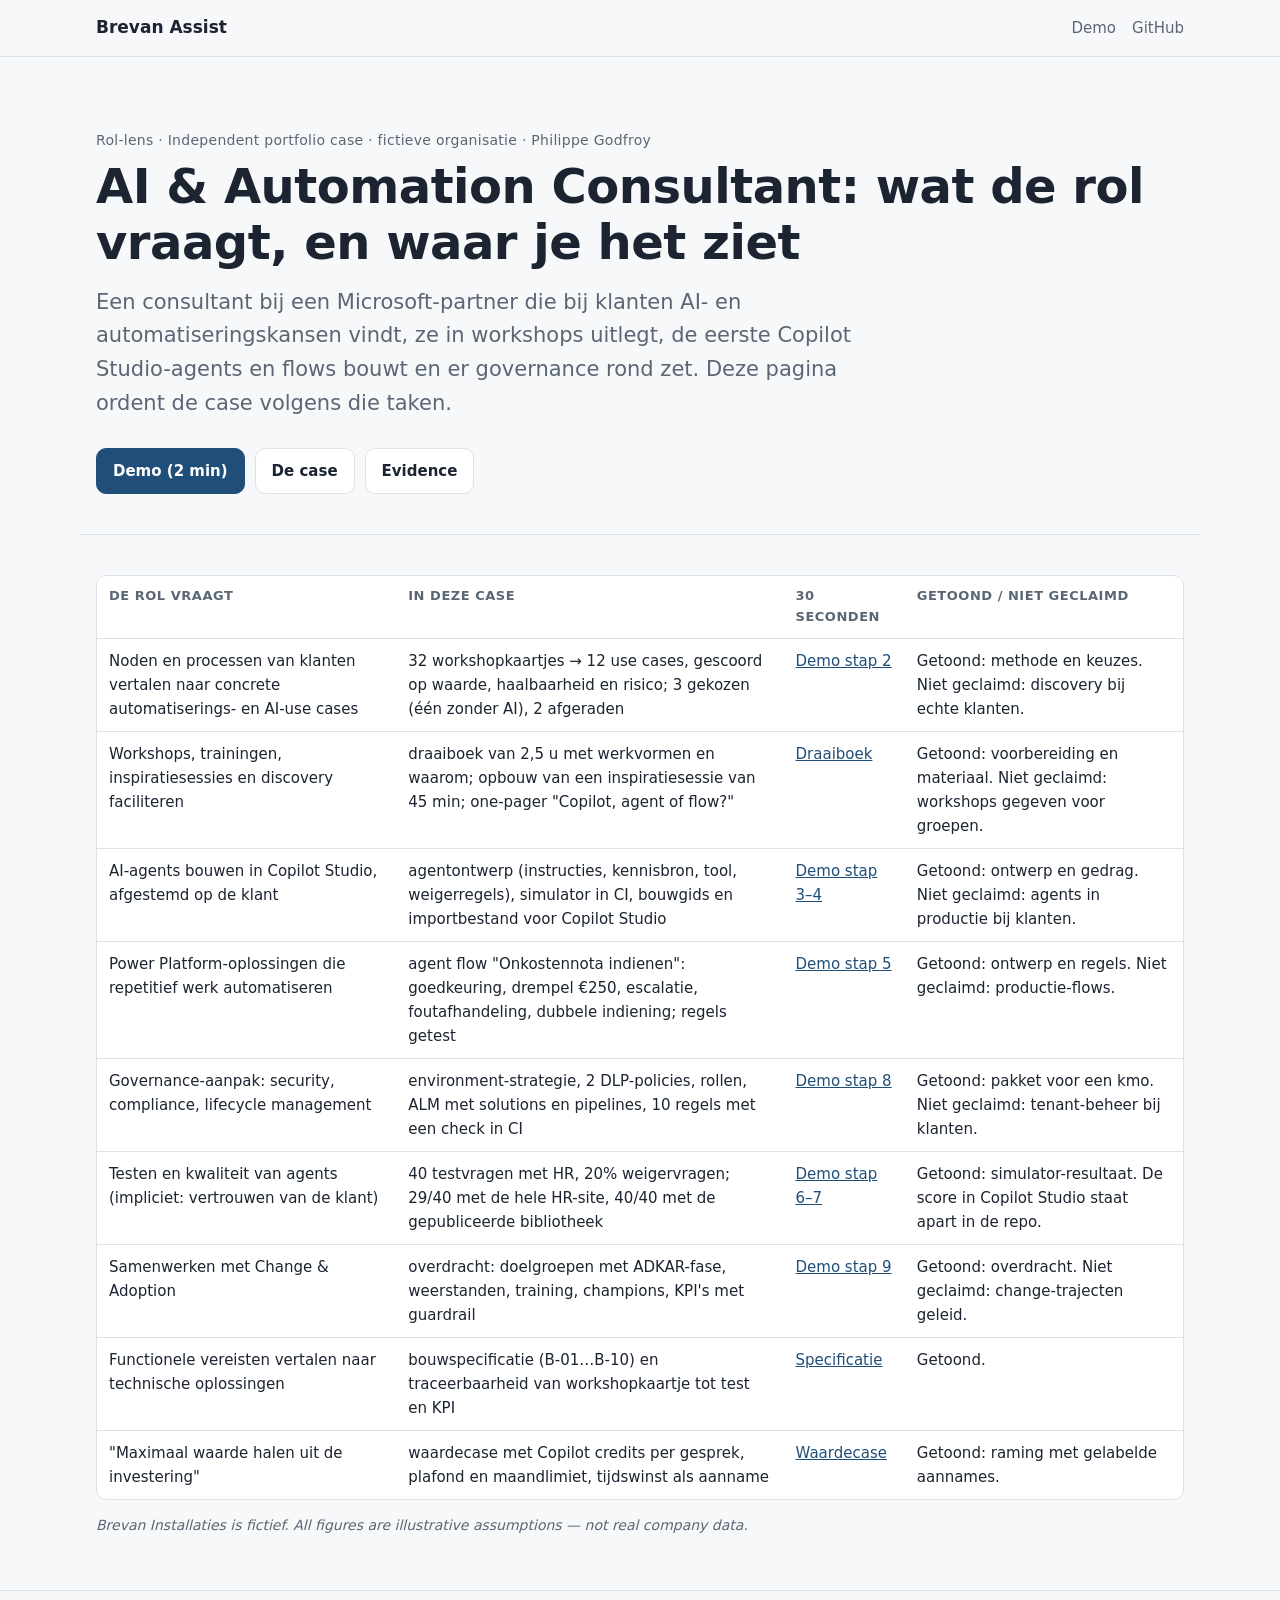
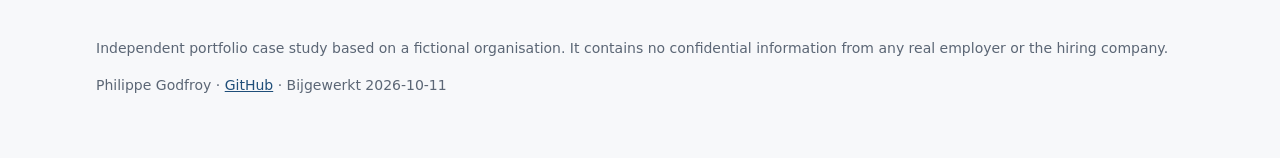
<file: site/for/ai-automation-consultant/index.html>
<!doctype html>
<html lang="nl">
<head>
  <meta charset="utf-8">
  <meta name="viewport" content="width=device-width, initial-scale=1">
  <title>Brevan Assist — voor de rol AI &amp; Automation Consultant</title>
  <meta name="description" content="Wat een AI & Automation Consultant (Copilot, Copilot Studio, Power Platform) doet, en waar elk onderdeel te zien is in de case Brevan Assist.">
  <meta property="og:title" content="Brevan Assist — voor de rol AI & Automation Consultant">
  <meta property="og:description" content="Use cases, workshops, Copilot Studio-agent, Power Platform-flow, governance en adoptie — elk met bewijs.">
  <meta property="og:image" content="../../assets/og-image.png">
  <link rel="icon" href="../../assets/favicon.svg" type="image/svg+xml">
  <link rel="stylesheet" href="../../assets/style.css">
</head>
<body>
  <header class="site-header">
    <div class="wrap header-inner">
      <a class="brand" href="../../">Brevan Assist</a>
      <nav aria-label="Navigatie">
        <a href="../../demo/?tour">Demo</a>
        <a href="https://github.com/phlppgdfry/sme-copilot-agent-automation-case">GitHub</a>
      </nav>
    </div>
  </header>

  <main>
    <section class="hero wrap">
      <p class="eyebrow">Rol-lens · Independent portfolio case · fictieve organisatie · Philippe Godfroy</p>
      <h1>AI &amp; Automation Consultant: wat de rol vraagt, en waar je het ziet</h1>
      <p class="lede">Een consultant bij een Microsoft-partner die bij klanten AI- en automatiseringskansen vindt, ze in workshops uitlegt, de eerste Copilot Studio-agents en flows bouwt en er governance rond zet. Deze pagina ordent de case volgens die taken.</p>
      <div class="cta-row">
        <a class="btn primary" href="../../demo/?tour">Demo (2 min)</a>
        <a class="btn" href="../../">De case</a>
        <a class="btn" href="https://github.com/phlppgdfry/sme-copilot-agent-automation-case/blob/main/EVIDENCE.md">Evidence</a>
      </div>
    </section>

    <section class="wrap section">
      <div class="table-wrap">
        <table>
          <thead><tr><th>De rol vraagt</th><th>In deze case</th><th>30 seconden</th><th>Getoond / niet geclaimd</th></tr></thead>
          <tbody>
            <tr>
              <td>Noden en processen van klanten vertalen naar concrete automatiserings- en AI-use cases</td>
              <td>32 workshopkaartjes → 12 use cases, gescoord op waarde, haalbaarheid en risico; 3 gekozen (één zonder AI), 2 afgeraden</td>
              <td><a href="../../demo/?tour=2">Demo stap 2</a></td>
              <td>Getoond: methode en keuzes. Niet geclaimd: discovery bij echte klanten.</td>
            </tr>
            <tr>
              <td>Workshops, trainingen, inspiratiesessies en discovery faciliteren</td>
              <td>draaiboek van 2,5 u met werkvormen en waarom; opbouw van een inspiratiesessie van 45 min; one-pager "Copilot, agent of flow?"</td>
              <td><a href="https://github.com/phlppgdfry/sme-copilot-agent-automation-case/blob/main/docs/02-discover/workshop-draaiboek.md">Draaiboek</a></td>
              <td>Getoond: voorbereiding en materiaal. Niet geclaimd: workshops gegeven voor groepen.</td>
            </tr>
            <tr>
              <td>AI-agents bouwen in Copilot Studio, afgestemd op de klant</td>
              <td>agentontwerp (instructies, kennisbron, tool, weigerregels), simulator in CI, bouwgids en importbestand voor Copilot Studio</td>
              <td><a href="../../demo/?tour=3">Demo stap 3–4</a></td>
              <td>Getoond: ontwerp en gedrag. Niet geclaimd: agents in productie bij klanten.</td>
            </tr>
            <tr>
              <td>Power Platform-oplossingen die repetitief werk automatiseren</td>
              <td>agent flow "Onkostennota indienen": goedkeuring, drempel €250, escalatie, foutafhandeling, dubbele indiening; regels getest</td>
              <td><a href="../../demo/?tour=5">Demo stap 5</a></td>
              <td>Getoond: ontwerp en regels. Niet geclaimd: productie-flows.</td>
            </tr>
            <tr>
              <td>Governance-aanpak: security, compliance, lifecycle management</td>
              <td>environment-strategie, 2 DLP-policies, rollen, ALM met solutions en pipelines, 10 regels met een check in CI</td>
              <td><a href="../../demo/?tour=8">Demo stap 8</a></td>
              <td>Getoond: pakket voor een kmo. Niet geclaimd: tenant-beheer bij klanten.</td>
            </tr>
            <tr>
              <td>Testen en kwaliteit van agents (impliciet: vertrouwen van de klant)</td>
              <td>40 testvragen met HR, 20% weigervragen; 29/40 met de hele HR-site, 40/40 met de gepubliceerde bibliotheek</td>
              <td><a href="../../demo/?tour=6">Demo stap 6–7</a></td>
              <td>Getoond: simulator-resultaat. De score in Copilot Studio staat apart in de repo.</td>
            </tr>
            <tr>
              <td>Samenwerken met Change &amp; Adoption</td>
              <td>overdracht: doelgroepen met ADKAR-fase, weerstanden, training, champions, KPI's met guardrail</td>
              <td><a href="../../demo/?tour=9">Demo stap 9</a></td>
              <td>Getoond: overdracht. Niet geclaimd: change-trajecten geleid.</td>
            </tr>
            <tr>
              <td>Functionele vereisten vertalen naar technische oplossingen</td>
              <td>bouwspecificatie (B-01…B-10) en traceerbaarheid van workshopkaartje tot test en KPI</td>
              <td><a href="https://github.com/phlppgdfry/sme-copilot-agent-automation-case/blob/main/docs/04-design/bouwspecificatie.md">Specificatie</a></td>
              <td>Getoond.</td>
            </tr>
            <tr>
              <td>"Maximaal waarde halen uit de investering"</td>
              <td>waardecase met Copilot credits per gesprek, plafond en maandlimiet, tijdswinst als aanname</td>
              <td><a href="https://github.com/phlppgdfry/sme-copilot-agent-automation-case/blob/main/docs/03-prioritise/waardecase.md">Waardecase</a></td>
              <td>Getoond: raming met gelabelde aannames.</td>
            </tr>
          </tbody>
        </table>
      </div>
      <p class="note">Brevan Installaties is fictief. All figures are illustrative assumptions — not real company data.</p>
    </section>
  </main>

  <footer class="site-footer">
    <div class="wrap">
      <p>Independent portfolio case study based on a fictional organisation. It contains no confidential information from any real employer or the hiring company.</p>
      <p>Philippe Godfroy · <a href="https://github.com/phlppgdfry">GitHub</a> · Bijgewerkt 2026-10-11</p>
    </div>
  </footer>
</body>
</html>
</file>
<file: site/assets/style.css>
/* Case-site design system: neutral, enterprise, one accent. Change tokens, not components. */
:root {
  --font: ui-sans-serif, system-ui, -apple-system, "Segoe UI", Roboto, "Helvetica Neue", Arial, sans-serif;
  --mono: ui-monospace, "SF Mono", Menlo, Consolas, monospace;
  --bg: #f7f8fa;
  --surface: #ffffff;
  --text: #1b2430;
  --muted: #5b6675;
  --border: #dde2e8;
  --accent: #1f4e79;
  --accent-contrast: #ffffff;
  --ok: #1e7b4f;
  --warn: #9a5b00;
  --risk: #a3312a;
  --radius: 10px;
  --shadow: 0 1px 2px rgb(16 24 40 / 6%), 0 1px 3px rgb(16 24 40 / 8%);
  --wrap: 1120px;
  --gutter: 16px;
}
@media (prefers-color-scheme: dark) {
  :root {
    --bg: #0f141a;
    --surface: #161d25;
    --text: #e6eaef;
    --muted: #9aa5b1;
    --border: #2a3440;
    --accent: #7fb2e5;
    --accent-contrast: #0f141a;
    --ok: #5cc28f;
    --warn: #e0a84a;
    --risk: #ef8a82;
    --shadow: none;
  }
}

*, *::before, *::after { box-sizing: border-box; }
html { scroll-behavior: smooth; }
body { margin: 0; font-family: var(--font); background: var(--bg); color: var(--text); line-height: 1.6; font-size: 17px; }
a { color: var(--accent); }
a:focus-visible, .btn:focus-visible { outline: 3px solid var(--accent); outline-offset: 2px; }
img, svg { max-width: 100%; height: auto; }

.wrap { max-width: var(--wrap); margin: 0 auto; padding: 0 var(--gutter); }
.measure { max-width: 68ch; }

.site-header { position: sticky; top: 0; z-index: 10; background: color-mix(in srgb, var(--bg) 88%, transparent); backdrop-filter: blur(8px); border-bottom: 1px solid var(--border); }
.header-inner { display: flex; align-items: center; justify-content: space-between; gap: 16px; min-height: 56px; flex-wrap: wrap; }
.brand { font-weight: 700; text-decoration: none; color: var(--text); }
.site-header nav { display: flex; gap: 16px; flex-wrap: wrap; }
.site-header nav a { color: var(--muted); text-decoration: none; font-size: 15px; }
.site-header nav a:hover { color: var(--text); }

.hero { padding: 72px var(--gutter) 40px; }
.eyebrow { color: var(--muted); font-size: 14px; letter-spacing: .02em; margin: 0 0 8px; }
h1 { font-size: clamp(30px, 5vw, 48px); line-height: 1.15; margin: 0 0 16px; letter-spacing: -0.01em; }
h2 { font-size: clamp(22px, 3vw, 28px); margin: 0 0 16px; }
h3 { font-size: 18px; margin: 8px 0 4px; }
.lede { font-size: clamp(18px, 2.4vw, 21px); color: var(--muted); max-width: 60ch; margin: 0 0 28px; }

.cta-row { display: flex; flex-wrap: wrap; gap: 10px; }
.btn { display: inline-block; padding: 10px 16px; border-radius: var(--radius); border: 1px solid var(--border); background: var(--surface); color: var(--text); text-decoration: none; font-weight: 600; font-size: 15px; }
.btn.primary { background: var(--accent); color: var(--accent-contrast); border-color: var(--accent); }

.section { padding: 40px var(--gutter); border-top: 1px solid var(--border); }

.grid { display: grid; gap: 16px; }
.cards-3 { grid-template-columns: repeat(auto-fit, minmax(220px, 1fr)); }
.cards-4 { grid-template-columns: repeat(auto-fit, minmax(200px, 1fr)); }
.card { background: var(--surface); border: 1px solid var(--border); border-radius: var(--radius); padding: 18px; box-shadow: var(--shadow); }
.card p { margin: 0; color: var(--muted); }

.chip { display: inline-block; font-size: 12px; font-weight: 600; padding: 2px 8px; border-radius: 999px; border: 1px solid currentColor; }
.chip.ok { color: var(--ok); } .chip.warn { color: var(--warn); } .chip.risk { color: var(--risk); }

.checklist { padding-left: 1.2em; }
.journey { list-style: none; padding: 0; margin: 0; display: grid; grid-template-columns: repeat(auto-fit, minmax(150px, 1fr)); gap: 10px; }
.journey a { display: flex; align-items: center; gap: 10px; padding: 12px 14px; background: var(--surface); border: 1px solid var(--border); border-radius: var(--radius); text-decoration: none; color: var(--text); font-weight: 600; }
.step-no { display: inline-grid; place-items: center; width: 26px; height: 26px; border-radius: 50%; background: var(--accent); color: var(--accent-contrast); font-size: 13px; flex: none; }

.diagram { margin: 0; background: var(--surface); border: 1px solid var(--border); border-radius: var(--radius); padding: 16px; overflow-x: auto; }
.diagram figcaption { color: var(--muted); font-size: 14px; margin-top: 8px; }

.kpi-value { font-size: 32px; font-weight: 700; color: var(--text) !important; }
.note { font-size: 14px; color: var(--muted); font-style: italic; }

.table-wrap { overflow-x: auto; border: 1px solid var(--border); border-radius: var(--radius); background: var(--surface); }
table { border-collapse: collapse; width: 100%; font-size: 15px; }
th, td { text-align: left; padding: 10px 12px; border-bottom: 1px solid var(--border); vertical-align: top; }
th { color: var(--muted); font-weight: 600; font-size: 13px; text-transform: uppercase; letter-spacing: .04em; }
tr:last-child td { border-bottom: none; }

.site-footer { border-top: 1px solid var(--border); padding: 32px 0 48px; color: var(--muted); font-size: 14px; }

/* Guided tour (assets/tour.js) */
.hidden { display: none !important; }
.tour { position: fixed; left: 16px; right: 16px; bottom: 16px; z-index: 50; max-width: 760px; margin: 0 auto; background: var(--text); color: var(--bg); border-radius: var(--radius); padding: 12px 16px; display: flex; gap: 12px; align-items: center; justify-content: space-between; flex-wrap: wrap; box-shadow: 0 6px 24px rgb(0 0 0 / 25%); }
.tour p { margin: 0; font-size: 15px; max-width: 70ch; }
.tour .tour-step { display: block; font-size: 12px; opacity: .7; }
.tour-actions { display: flex; gap: 8px; }
.tour button { font: inherit; font-size: 14px; padding: 6px 12px; border-radius: 999px; border: 1px solid currentColor; background: transparent; color: inherit; cursor: pointer; }
.tour button:disabled { opacity: .4; cursor: default; }
.tour-flash { animation: tour-flash 1.4s ease-out; }
@keyframes tour-flash { 0% { box-shadow: 0 0 0 4px var(--accent); } 100% { box-shadow: 0 0 0 4px transparent; } }

@media print {
  .site-header, .cta-row, .tour { display: none; }
  body { background: #fff; color: #000; font-size: 11pt; }
  .section { break-inside: avoid; padding: 16px 0; }
  .card { box-shadow: none; }
  a { color: #000; }
}
@media (prefers-reduced-motion: reduce) { html { scroll-behavior: auto; } .tour-flash { animation: none; outline: 3px solid var(--accent); } }

/* --- Case-specific: Brevan Assist demo --------------------------------------------------------- */
.label-sim { display: inline-block; font-size: 12px; font-weight: 700; letter-spacing: .03em; text-transform: uppercase; color: var(--warn); border: 1px solid currentColor; border-radius: 999px; padding: 1px 8px; }
.demo-bar { display: flex; flex-wrap: wrap; gap: 10px; align-items: center; justify-content: space-between; padding: 16px 0 8px; }
.tabs { display: flex; flex-wrap: wrap; gap: 6px; border-bottom: 1px solid var(--border); margin: 8px 0 20px; }
.tabs button { font: inherit; font-size: 15px; font-weight: 600; padding: 8px 12px; border: 1px solid transparent; border-bottom: none; border-radius: var(--radius) var(--radius) 0 0; background: none; color: var(--muted); cursor: pointer; }
.tabs button[aria-selected="true"] { color: var(--text); background: var(--surface); border-color: var(--border); margin-bottom: -1px; }
.tabs button:focus-visible, .chips button:focus-visible, .btn-sm:focus-visible { outline: 3px solid var(--accent); outline-offset: 2px; }
.panel { display: none; } .panel.active { display: block; }
.demo-grid { display: grid; gap: 16px; grid-template-columns: minmax(0, 2fr) minmax(0, 1fr); }
@media (max-width: 860px) { .demo-grid { grid-template-columns: 1fr; } }
.btn-sm { font: inherit; font-size: 14px; font-weight: 600; padding: 6px 12px; border-radius: 999px; border: 1px solid var(--border); background: var(--surface); color: var(--text); cursor: pointer; }
.btn-sm.primary { background: var(--accent); color: var(--accent-contrast); border-color: var(--accent); }
.btn-sm[aria-pressed="true"] { background: var(--accent); color: var(--accent-contrast); border-color: var(--accent); }
.chips { display: flex; flex-wrap: wrap; gap: 6px; margin: 8px 0; }
.chips button { font: inherit; font-size: 13px; padding: 4px 10px; border-radius: 999px; border: 1px dashed var(--border); background: none; color: var(--text); cursor: pointer; text-align: left; }
.chat { display: flex; flex-direction: column; gap: 10px; min-height: 220px; max-height: 460px; overflow-y: auto; padding: 12px; background: var(--bg); border: 1px solid var(--border); border-radius: var(--radius); }
.msg { max-width: 88%; padding: 10px 12px; border-radius: 12px; font-size: 15px; }
.msg.user { align-self: flex-end; background: var(--accent); color: var(--accent-contrast); }
.msg.bot { align-self: flex-start; background: var(--surface); border: 1px solid var(--border); }
.msg .cite { display: block; margin-top: 6px; font-size: 13px; color: var(--muted); }
.msg .tag { font-size: 11px; font-weight: 700; text-transform: uppercase; letter-spacing: .03em; margin-right: 6px; }
.tag.answer { color: var(--ok); } .tag.refuse, .tag.handoff { color: var(--risk); } .tag.tool, .tag.clarify { color: var(--warn); }
.chat-form { display: flex; gap: 8px; margin-top: 8px; }
.chat-form input { flex: 1; min-width: 0; font: inherit; font-size: 15px; padding: 8px 10px; border: 1px solid var(--border); border-radius: var(--radius); background: var(--surface); color: var(--text); }
.trace { list-style: none; padding: 0; margin: 0; font-size: 14px; }
.trace li { padding: 6px 0; border-bottom: 1px dashed var(--border); }
.trace b { display: inline-block; min-width: 92px; color: var(--muted); font-weight: 600; }
.log { font-family: var(--mono); font-size: 13px; max-height: 260px; overflow-y: auto; margin: 0; padding: 0; list-style: none; }
.log li { padding: 4px 0; border-bottom: 1px dashed var(--border); }
.claim { display: grid; gap: 8px; grid-template-columns: repeat(auto-fit, minmax(140px, 1fr)); margin: 8px 0; }
.claim label { font-size: 13px; color: var(--muted); display: grid; gap: 2px; }
.claim input, .claim select { font: inherit; font-size: 14px; padding: 6px 8px; border: 1px solid var(--border); border-radius: 8px; background: var(--surface); color: var(--text); }
.score-big { font-size: 40px; font-weight: 700; line-height: 1; }
.pass { color: var(--ok); font-weight: 700; } .fail { color: var(--risk); font-weight: 700; }
tr.clickable { cursor: pointer; } tr.clickable:hover td { background: var(--bg); } tr.selected td { background: color-mix(in srgb, var(--accent) 10%, transparent); }
.board { display: grid; gap: 12px; grid-template-columns: repeat(auto-fit, minmax(170px, 1fr)); }
.board h3 { font-size: 14px; text-transform: uppercase; letter-spacing: .04em; color: var(--muted); }
.sticky { background: color-mix(in srgb, var(--warn) 14%, var(--surface)); border: 1px solid var(--border); border-radius: 6px; padding: 8px 10px; font-size: 14px; margin-bottom: 8px; }
.sticky small { display: block; color: var(--muted); margin-top: 4px; font-size: 12px; }
.sticky.dim { opacity: .3; }
.weights { display: grid; gap: 8px; grid-template-columns: repeat(auto-fit, minmax(180px, 1fr)); margin-bottom: 12px; }
.weights label { font-size: 14px; display: grid; gap: 2px; }
.status { font-weight: 700; } .status.ok { color: var(--ok); } .status.warn { color: var(--warn); } .status.block { color: var(--risk); }
.findings { margin: 8px 0 0; padding-left: 1.1em; font-size: 14px; }
.findings .error { color: var(--risk); } .findings .warning { color: var(--warn); }
.muted { color: var(--muted); }
.stack > * + * { margin-top: 16px; }
.card .pass, .card .score-big.pass { color: var(--ok); } .card .fail, .card .score-big.fail { color: var(--risk); }
.card .status.ok { color: var(--ok); } .card .status.warn { color: var(--warn); } .card .status.block { color: var(--risk); }
.findings, .msg, .card { overflow-wrap: anywhere; }
.choice { display: grid; gap: 4px; }
.choice .why { color: var(--text); }
.choice .alt { font-size: 14px; }
.choice .chip { justify-self: start; }
</file>
